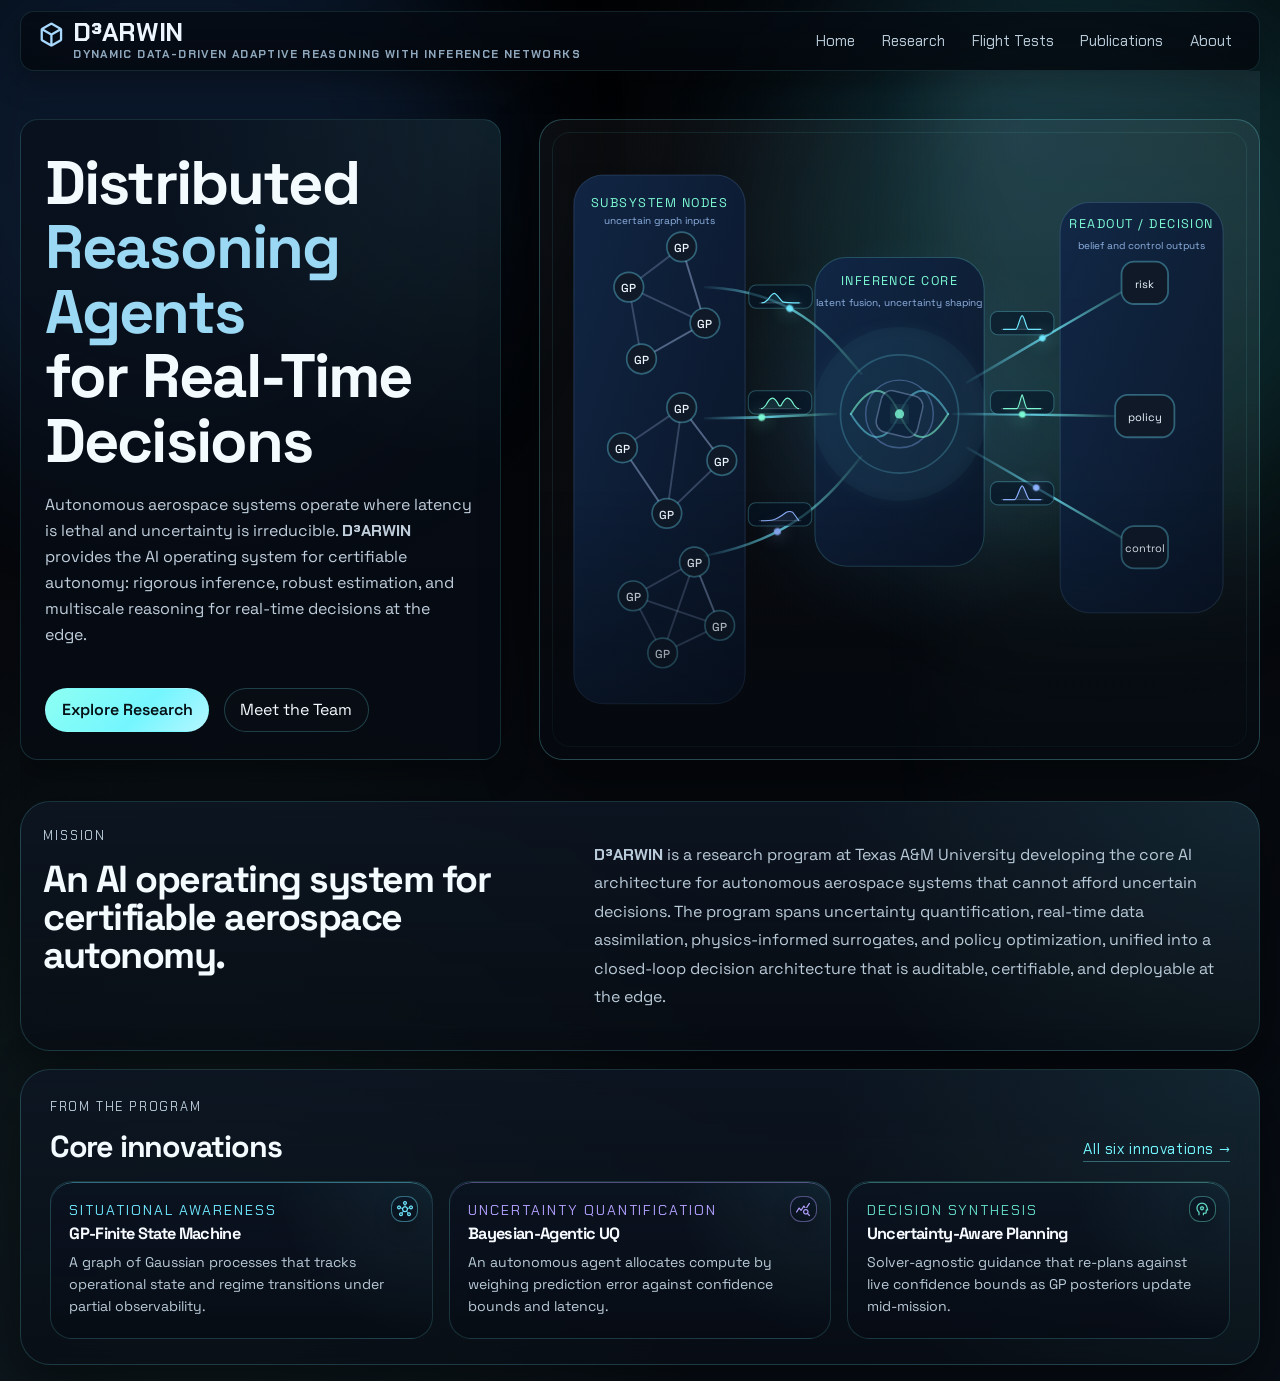
<file: index.html>
<!doctype html>
<html lang="en">
  <head>
    <meta charset="UTF-8" />
    <meta name="viewport" content="width=device-width, initial-scale=1.0" />
    <meta name="theme-color" content="#030507" />
    <link rel="icon" href="data:image/svg+xml,%3Csvg%20xmlns%3D%27http%3A%2F%2Fwww.w3.org%2F2000%2Fsvg%27%20viewBox%3D%270%200%2032%2032%27%3E%3Crect%20width%3D%2732%27%20height%3D%2732%27%20rx%3D%276%27%20fill%3D%27%23061226%27%2F%3E%3Ctext%20x%3D%2716%27%20y%3D%2723%27%20font-size%3D%2720%27%20text-anchor%3D%27middle%27%20fill%3D%27%236fe8ff%27%20font-family%3D%27sans-serif%27%20font-weight%3D%27700%27%3ED%3C%2Ftext%3E%3C%2Fsvg%3E" />
    <title>D³ARWIN</title>
    <meta
      name="description"
      content="D³ARWIN: Dynamic Data-Driven Adaptive Reasoning With Inference Networks. A distributed multiscale decision engine for real-time edge intelligence under uncertainty."
    />
    <link rel="canonical" href="https://d3arwin.github.io/" />
    <meta property="og:type" content="website" />
    <meta property="og:site_name" content="D³ARWIN" />
    <meta property="og:url" content="https://d3arwin.github.io/" />
    <meta property="og:title" content="D³ARWIN — Distributed Reasoning Agents for Real-Time Decisions" />
    <meta property="og:description" content="An AI operating system for certifiable aerospace autonomy: rigorous inference, robust estimation, and multiscale reasoning for real-time decisions at the edge." />
    <meta property="og:image" content="https://d3arwin.github.io/assets/images/og-preview.png" />
    <meta property="og:image:width" content="1200" />
    <meta property="og:image:height" content="630" />
    <meta property="og:image:alt" content="D³ARWIN — Dynamic Data-Driven Adaptive Reasoning With Inference Networks" />
    <meta name="twitter:card" content="summary_large_image" />
    <meta name="twitter:title" content="D³ARWIN — Distributed Reasoning Agents for Real-Time Decisions" />
    <meta name="twitter:description" content="An AI operating system for certifiable aerospace autonomy, developed at Texas A&amp;M University." />
    <meta name="twitter:image" content="https://d3arwin.github.io/assets/images/og-preview.png" />
    <link rel="preconnect" href="https://fonts.googleapis.com" />
    <link rel="preconnect" href="https://fonts.gstatic.com" crossorigin />
    <link rel="dns-prefetch" href="https://fonts.googleapis.com" />
    <link rel="dns-prefetch" href="https://fonts.gstatic.com" />
    <link
      href="https://fonts.googleapis.com/css2?family=Chakra+Petch:wght@400;500;600;700&family=Space+Grotesk:wght@400;500;700&display=swap"
      rel="stylesheet" media="print" onload="this.media='all'"
    />
    <noscript><link
      href="https://fonts.googleapis.com/css2?family=Chakra+Petch:wght@400;500;600;700&family=Space+Grotesk:wght@400;500;700&display=swap"
      rel="stylesheet"
    /></noscript>
    <link
      href="https://fonts.googleapis.com/css2?family=Material+Symbols+Rounded:opsz,wght,FILL,GRAD@20..48,300..700,0..1,-50..200&display=block"
      rel="stylesheet"
    />
    <link rel="stylesheet" href="styles.css?v=22" />
  </head>
  <body>
    <div class="aurora aurora-left"></div>
    <div class="aurora aurora-right"></div>
    <div class="grain"></div>
    <nav class="top-nav" aria-label="Primary">
      <a class="nav-brand" href="index.html">
        <span class="material-symbols-rounded nav-brand-icon">deployed_code</span>
        <span class="nav-brand-copy">
          <span class="nav-brand-title">D³ARWIN</span>
          <span class="nav-brand-subtitle">DYNAMIC DATA-DRIVEN ADAPTIVE REASONING WITH INFERENCE NETWORKS</span>
        </span>
      </a>
      <div class="nav-menu">
        <a class="nav-link" href="index.html">Home</a>
        <a class="nav-link" href="research.html">Research</a>
        <a class="nav-link" href="flight-tests.html">Flight Tests</a>
        <a class="nav-link" href="publications.html">Publications</a>
        <a class="nav-link" href="about.html">About</a>
      </div>
    </nav>
    <header class="hero">
      <div class="hero-copy">
        <h1>
          Distributed <span class="headline-accent">Reasoning Agents</span><br />
          for Real-Time Decisions
        </h1>
        <p class="lede">
          Autonomous aerospace systems operate where latency is lethal and uncertainty is irreducible.
          <span class="darwin-brand">D³ARWIN</span> provides the AI operating system for certifiable autonomy:
          rigorous inference, robust estimation, and multiscale reasoning for
          real-time decisions at the edge.
        </p>
        <div class="cta-row">
          <a class="button primary" href="research.html">Explore Research</a>
          <a class="button" href="about.html">Meet the Team</a>
        </div>
      </div>
      <div class="hero-visual" aria-hidden="true">
        <div class="mesh-frame">
          <svg class="hero-diagram" viewBox="40 120 680 560" role="img" aria-label="Graph neural network architecture with uncertainty distributions on graph edges">
            <defs>
              <filter id="softGlow" x="-50%" y="-50%" width="200%" height="200%">
                <feGaussianBlur stdDeviation="8" result="blur" />
                <feMerge>
                  <feMergeNode in="blur" />
                  <feMergeNode in="SourceGraphic" />
                </feMerge>
              </filter>
              <linearGradient id="panelGlow" x1="0" x2="1" y1="0" y2="1">
                <stop offset="0%" stop-color="rgba(17, 39, 71, 0.95)" />
                <stop offset="100%" stop-color="rgba(10, 21, 40, 0.92)" />
              </linearGradient>
              <linearGradient id="edgeGlow" x1="0" x2="1" y1="0" y2="0">
                <stop offset="0%" stop-color="#6fe8ff" stop-opacity="0.06" />
                <stop offset="50%" stop-color="#6fe8ff" stop-opacity="0.8" />
                <stop offset="100%" stop-color="#7cf8d3" stop-opacity="0.08" />
              </linearGradient>
              <path id="msg1" d="M196 256 C280 260, 312 300, 344 338" />
              <path id="msg2" d="M196 380 C270 380, 302 376, 320 376" />
              <path id="msg3" d="M196 510 C280 494, 314 454, 344 416" />
              <path id="readout1" d="M444 346 C492 318, 542 288, 602 254" />
              <path id="readout2" d="M431 376 C494 376, 540 377, 584 378" />
              <path id="readout3" d="M444 408 C492 436, 542 464, 602 500" />
              <path id="figure8" d="M334 376 C350 350, 366 344, 380 376 C394 408, 410 402, 426 376 C410 350, 394 344, 380 376 C366 408, 350 402, 334 376 Z" />
            </defs>

            <rect x="0" y="0" width="760" height="760" fill="transparent" />
            <rect x="72" y="150" width="162" height="500" rx="28" fill="url(#panelGlow)" stroke="rgba(125, 176, 255, 0.18)" />
            <rect x="300" y="228" width="160" height="292" rx="30" fill="url(#panelGlow)" stroke="rgba(111, 232, 255, 0.22)" />
            <rect x="532" y="176" width="154" height="388" rx="28" fill="url(#panelGlow)" stroke="rgba(125, 176, 255, 0.18)" />

            <g fill="#7cf8d3" font-family="Space Grotesk, sans-serif" font-size="12" letter-spacing="1.4">
              <text x="153" y="180" text-anchor="middle">SUBSYSTEM NODES</text>
              <text x="380" y="254" text-anchor="middle">INFERENCE CORE</text>
              <text x="609" y="200" text-anchor="middle">READOUT / DECISION</text>
            </g>

            <g fill="#8fb2e3" font-family="Space Grotesk, sans-serif" font-size="9.5">
              <text x="153" y="196" text-anchor="middle">uncertain graph inputs</text>
              <text x="380" y="274" text-anchor="middle">latent fusion, uncertainty shaping</text>
              <text x="609" y="220" text-anchor="middle">belief and control outputs</text>
            </g>

            <g fill="none" stroke="rgba(145, 168, 210, 0.3)" stroke-width="1.8" stroke-linecap="round">
              <path d="M124 256 L174 218 L196 290 L136 324 L124 256" />
              <path d="M174 218 L196 290" />
              <path d="M124 256 L196 290" />
              <path d="M136 324 L196 290" />

              <path d="M118 408 L174 370 L212 420 L160 470 L118 408" />
              <path d="M174 370 L212 420" />
              <path d="M174 370 L160 470" />
              <path d="M118 408 L160 470" />

              <path d="M128 548 L186 516 L210 576 L156 602 L128 548" />
              <path d="M186 516 L210 576" />
              <path d="M128 548 L210 576" />
              <path d="M156 602 L186 516" />
            </g>

            <g fill="#0f1928" stroke="rgba(111, 232, 255, 0.35)" stroke-width="1.6">
              <circle cx="124" cy="256" r="14" />
              <circle cx="174" cy="218" r="14" />
              <circle cx="196" cy="290" r="14" />
              <circle cx="136" cy="324" r="14" />

              <circle cx="118" cy="408" r="14" />
              <circle cx="174" cy="370" r="14" />
              <circle cx="212" cy="420" r="14" />
              <circle cx="160" cy="470" r="14" />

              <circle cx="128" cy="548" r="14" />
              <circle cx="186" cy="516" r="14" />
              <circle cx="210" cy="576" r="14" />
              <circle cx="156" cy="602" r="14" />
            </g>

            <g fill="#eef5ff" font-family="Space Grotesk, sans-serif" font-size="11" font-weight="500">
              <text x="124" y="261" text-anchor="middle">GP</text>
              <text x="174" y="223" text-anchor="middle">GP</text>
              <text x="196" y="295" text-anchor="middle">GP</text>
              <text x="136" y="329" text-anchor="middle">GP</text>
              <text x="118" y="413" text-anchor="middle">GP</text>
              <text x="174" y="375" text-anchor="middle">GP</text>
              <text x="212" y="425" text-anchor="middle">GP</text>
              <text x="160" y="475" text-anchor="middle">GP</text>
              <text x="128" y="553" text-anchor="middle">GP</text>
              <text x="186" y="521" text-anchor="middle">GP</text>
              <text x="210" y="581" text-anchor="middle">GP</text>
              <text x="156" y="607" text-anchor="middle">GP</text>
            </g>

            <g>
              <circle cx="380" cy="376" r="76" fill="rgba(111, 232, 255, 0.08)" filter="url(#softGlow)">
                <animate attributeName="r" values="78;84;78" dur="4.6s" repeatCount="indefinite" />
                <animate attributeName="opacity" values="0.34;0.56;0.34" dur="4.6s" repeatCount="indefinite" />
              </circle>
              <circle cx="380" cy="376" r="52" fill="none" stroke="rgba(111, 232, 255, 0.22)" stroke-width="1.6">
                <animate attributeName="r" values="50;56;50" dur="6.0s" repeatCount="indefinite" />
              </circle>
              <circle cx="380" cy="376" r="32" fill="none" stroke="rgba(142, 178, 255, 0.34)" stroke-width="1.4" />
              <path d="M334 376 C350 350, 366 344, 380 376 C394 408, 410 402, 426 376" fill="none" stroke="rgba(124, 248, 211, 0.58)" stroke-width="1.9" stroke-linecap="round" />
              <path d="M334 376 C350 402, 366 408, 380 376 C394 344, 410 350, 426 376" fill="none" stroke="rgba(111, 232, 255, 0.48)" stroke-width="1.9" stroke-linecap="round" />
              <rect x="360" y="356" width="40" height="40" rx="10" fill="rgba(12, 31, 56, 0.65)" stroke="rgba(145, 168, 210, 0.45)" stroke-width="1.4" transform="rotate(45 380 376)">
                <animateTransform attributeName="transform" type="rotate" values="45 380 376;405 380 376" dur="18s" repeatCount="indefinite" />
              </rect>
              <circle cx="380" cy="376" r="4.3" fill="#7cf8d3" filter="url(#softGlow)">
                <animate attributeName="r" values="3.5;5.5;3.5" dur="2.4s" repeatCount="indefinite" />
                <animate attributeName="opacity" values="0.7;1;0.7" dur="2.4s" repeatCount="indefinite" />
              </circle>
            </g>

            <g fill="none" stroke="url(#edgeGlow)" stroke-width="2.25" stroke-linecap="round">
              <path d="M196 256 C280 260, 312 300, 344 338" />
              <path d="M196 380 C270 380, 302 376, 320 376" />
              <path d="M196 510 C280 494, 314 454, 344 416" />
              <path d="M444 346 C492 318, 542 288, 602 254" />
              <path d="M431 376 C494 376, 540 377, 584 378" />
              <path d="M444 408 C492 436, 542 464, 602 500" />
            </g>



            <g>
              <g transform="translate(267.5 265)">
                <rect x="-30" y="-11" width="60" height="22" rx="7" fill="rgba(6, 20, 38, 0.62)" stroke="rgba(111, 232, 255, 0.28)" />
                <path d="M-20 6 H20" fill="none" stroke="rgba(184, 201, 232, 0.30)" stroke-width="0.8" />
                <path d="M-18 6 C-16 6, -14 5, -12 3 C-10 0, -8 -3, -6 -3 C-4 -3, -1 2, 2 5 C5 6, 10 6, 18 6" fill="rgba(111, 232, 255, 0.1)" stroke="#6fe8ff" stroke-width="1.1" />
              </g>
              <g transform="translate(267 365)">
                <rect x="-30" y="-11" width="60" height="22" rx="7" fill="rgba(6, 20, 38, 0.62)" stroke="rgba(111, 232, 255, 0.28)" />
                <path d="M-20 6 H20" fill="none" stroke="rgba(184, 201, 232, 0.30)" stroke-width="0.8" />
                <path d="M-18 6 C-17 6, -15 5, -13 2 C-11 -2, -9 -4, -7 -4 C-5 -4, -3 -1, -1 3 C0 4, 1 3, 1 3 C3 -1, 5 -4, 7 -4 C9 -4, 11 -2, 13 2 C15 5, 17 6, 18 6" fill="rgba(124, 248, 211, 0.1)" stroke="#7cf8d3" stroke-width="1.1" />
              </g>
              <g transform="translate(267 471)">
                <rect x="-30" y="-11" width="60" height="22" rx="7" fill="rgba(6, 20, 38, 0.62)" stroke="rgba(111, 232, 255, 0.28)" />
                <path d="M-20 6 H20" fill="none" stroke="rgba(184, 201, 232, 0.30)" stroke-width="0.8" />
                <path d="M-18 6 C-14 6, -10 6, -6 5 C-2 4, 2 1, 6 -2 C8 -3, 10 -3, 12 -2 C14 0, 16 4, 18 6" fill="rgba(142, 178, 255, 0.1)" stroke="#8eb2ff" stroke-width="1.1" />
              </g>
              <g transform="translate(496 290)">
                <rect x="-30" y="-11" width="60" height="22" rx="7" fill="rgba(6, 20, 38, 0.62)" stroke="rgba(111, 232, 255, 0.28)" />
                <path d="M-20 6 H20" fill="none" stroke="rgba(184, 201, 232, 0.30)" stroke-width="0.8" />
                <path d="M-18 6 L-6 6 C-4 6, -2 -7, 0 -7 C2 -7, 4 6, 6 6 L18 6" fill="rgba(111, 232, 255, 0.1)" stroke="#6fe8ff" stroke-width="1.1" />
              </g>
              <g transform="translate(496 365)">
                <rect x="-30" y="-11" width="60" height="22" rx="7" fill="rgba(6, 20, 38, 0.62)" stroke="rgba(111, 232, 255, 0.28)" />
                <path d="M-20 6 H20" fill="none" stroke="rgba(184, 201, 232, 0.30)" stroke-width="0.8" />
                <path d="M-18 6 L-5 6 C-3 6, -1 -7, 0 -7 C1 -7, 3 6, 5 6 L18 6" fill="rgba(124, 248, 211, 0.1)" stroke="#7cf8d3" stroke-width="1.1" />
              </g>
              <g transform="translate(496 451)">
                <rect x="-30" y="-11" width="60" height="22" rx="7" fill="rgba(6, 20, 38, 0.62)" stroke="rgba(111, 232, 255, 0.28)" />
                <path d="M-20 6 H20" fill="none" stroke="rgba(184, 201, 232, 0.30)" stroke-width="0.8" />
                <path d="M-18 6 L-7 6 C-5 6, -2 -7, 0 -7 C2 -7, 5 6, 7 6 L18 6" fill="rgba(142, 178, 255, 0.1)" stroke="#8eb2ff" stroke-width="1.1" />
              </g>
            </g>

            <g fill="#0f1928" stroke="rgba(111, 232, 255, 0.35)" stroke-width="1.7">
              <rect x="590" y="232" width="44" height="40" rx="12" />
              <rect x="584" y="358" width="56" height="40" rx="12" />
              <rect x="590" y="482" width="44" height="40" rx="12" />
            </g>

            <g fill="#eef5ff" font-family="Space Grotesk, sans-serif" font-size="10.5">
              <text x="612" y="257" text-anchor="middle">risk</text>
              <text x="612" y="383" text-anchor="middle">policy</text>
              <text x="612" y="507" text-anchor="middle">control</text>
            </g>

            <g fill="rgba(111, 232, 255, 0.96)" filter="url(#softGlow)">
              <circle r="3.3">
                <animateMotion dur="6.2s" repeatCount="indefinite" rotate="auto"><mpath href="#msg1" /></animateMotion>
              </circle>
              <circle r="3.3" fill="#7cf8d3">
                <animateMotion dur="6.8s" repeatCount="indefinite" rotate="auto"><mpath href="#msg2" /></animateMotion>
              </circle>
              <circle r="3.3" fill="#8eb2ff">
                <animateMotion dur="7.3s" repeatCount="indefinite" rotate="auto"><mpath href="#msg3" /></animateMotion>
              </circle>
              <circle r="3.1">
                <animateMotion dur="6.5s" repeatCount="indefinite" rotate="auto"><mpath href="#readout1" /></animateMotion>
              </circle>
              <circle r="3.1" fill="#7cf8d3">
                <animateMotion dur="6.9s" repeatCount="indefinite" rotate="auto"><mpath href="#readout2" /></animateMotion>
              </circle>
              <circle r="3.1" fill="#8eb2ff">
                <animateMotion dur="7.1s" repeatCount="indefinite" rotate="auto"><mpath href="#readout3" /></animateMotion>
              </circle>
            </g>
          </svg>
        </div>
      </div>
    </header>

    <main>
      <section class="panel mission" id="mission">
        <div>
          <p class="section-kicker">Mission</p>
          <h2>An AI operating system for certifiable aerospace autonomy.</h2>
        </div>
        <p>
          <span class="darwin-brand">D³ARWIN</span> is a research program at Texas A&amp;M University developing 
          the core AI architecture for autonomous aerospace systems that cannot afford uncertain decisions. 
          The program spans uncertainty quantification, real-time data assimilation, physics-informed surrogates, 
          and policy optimization, unified into a closed-loop decision architecture that is auditable, certifiable, 
          and deployable at the edge.
        </p>
      </section>

      <section class="panel research-preview">
        <div class="research-preview-header">
          <div>
            <p class="section-kicker">From the program</p>
            <h2>Core innovations</h2>
          </div>
          <a class="research-preview-all" href="research.html">All six innovations <span aria-hidden="true">→</span></a>
        </div>
        <div class="preview-grid">
          <a class="preview-card preview-card--cyan" href="research.html">
            <span class="material-symbols-rounded panel-symbol" aria-hidden="true">hub</span>
            <p class="section-kicker">Situational Awareness</p>
            <h3>GP-Finite State Machine</h3>
            <p>A graph of Gaussian processes that tracks operational state and regime transitions under partial observability.</p>
          </a>
          <a class="preview-card preview-card--lavender" href="research.html">
            <span class="material-symbols-rounded panel-symbol" aria-hidden="true">query_stats</span>
            <p class="section-kicker">Uncertainty Quantification</p>
            <h3>Bayesian-Agentic UQ</h3>
            <p>An autonomous agent allocates compute by weighing prediction error against confidence bounds and latency.</p>
          </a>
          <a class="preview-card preview-card--teal" href="research.html">
            <span class="material-symbols-rounded panel-symbol" aria-hidden="true">psychology</span>
            <p class="section-kicker">Decision Synthesis</p>
            <h3>Uncertainty-Aware Planning</h3>
            <p>Solver-agnostic guidance that re-plans against live confidence bounds as GP posteriors update mid-mission.</p>
          </a>
        </div>
      </section>
    </main>

    <div data-include="assets/partials/footer.html"></div>
    <script src="assets/js/ui-effects.js?v=2"></script>
  </body>
</html>
</file>
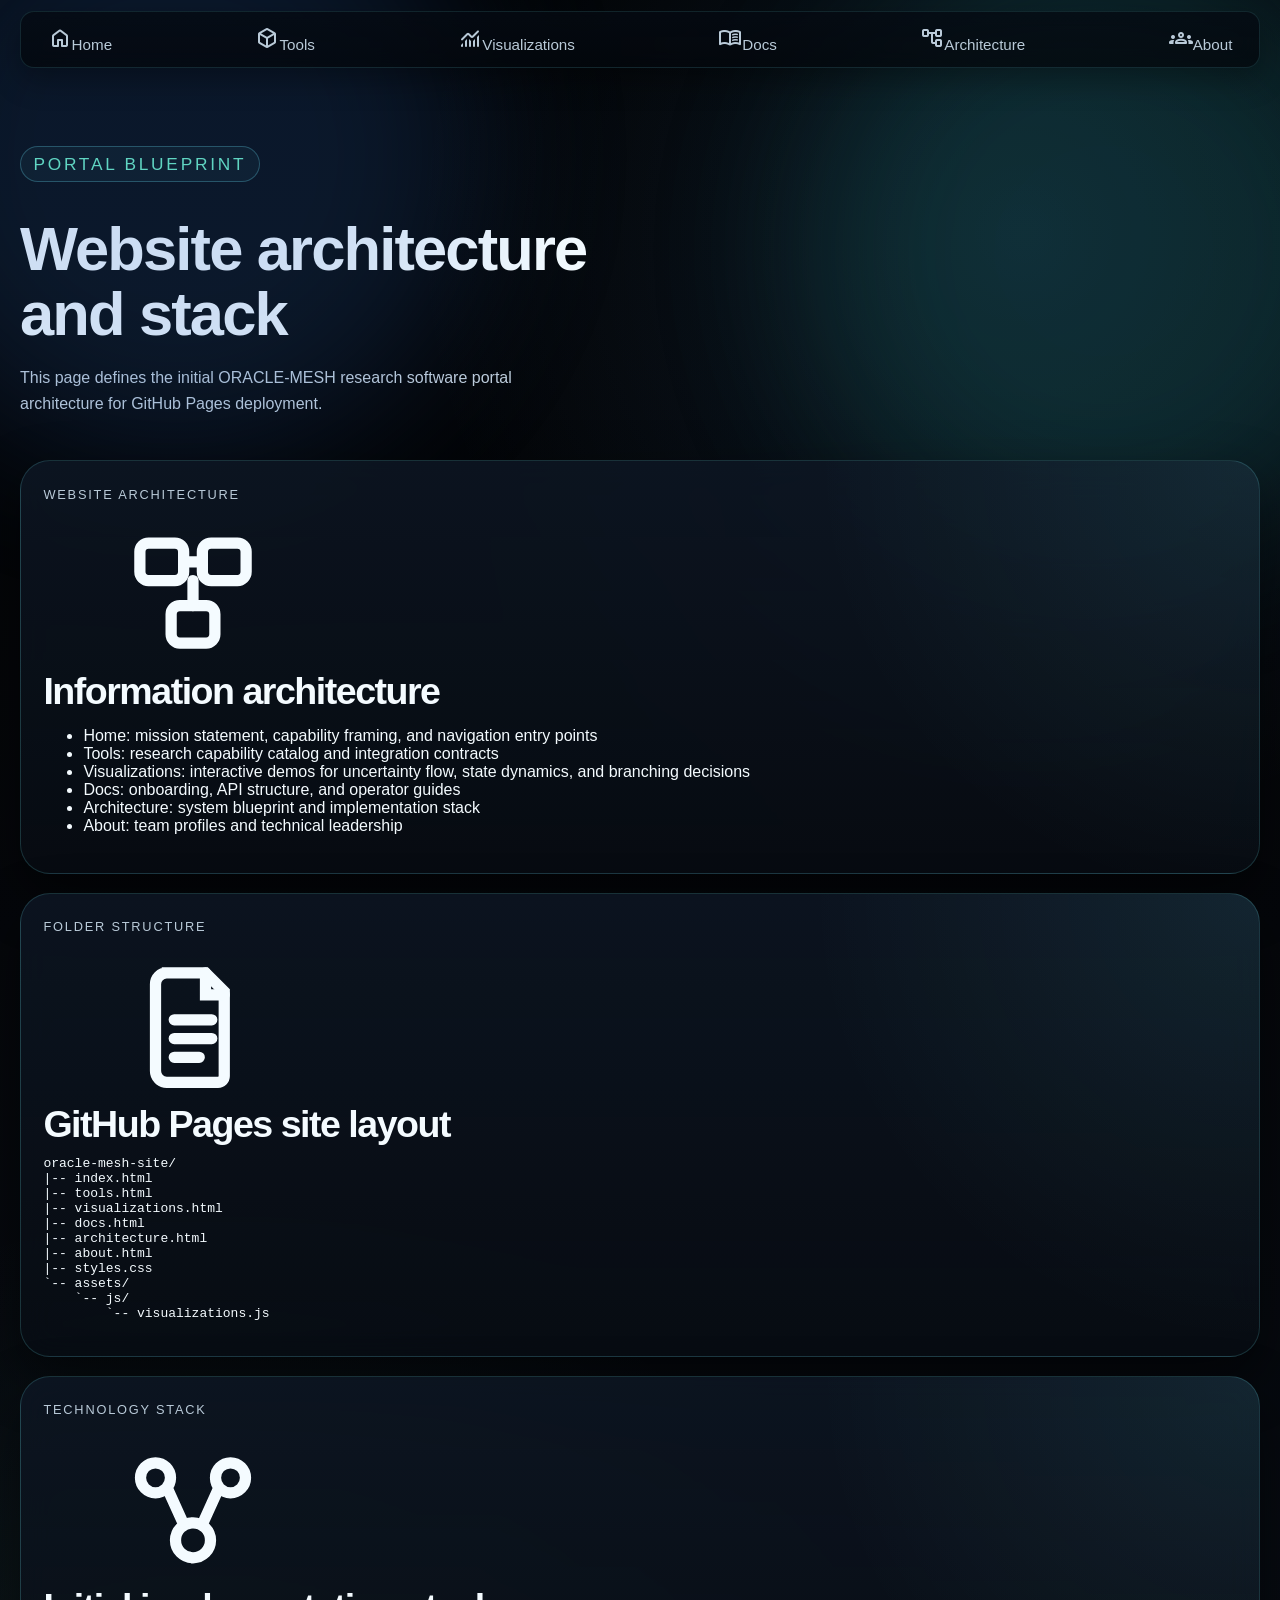
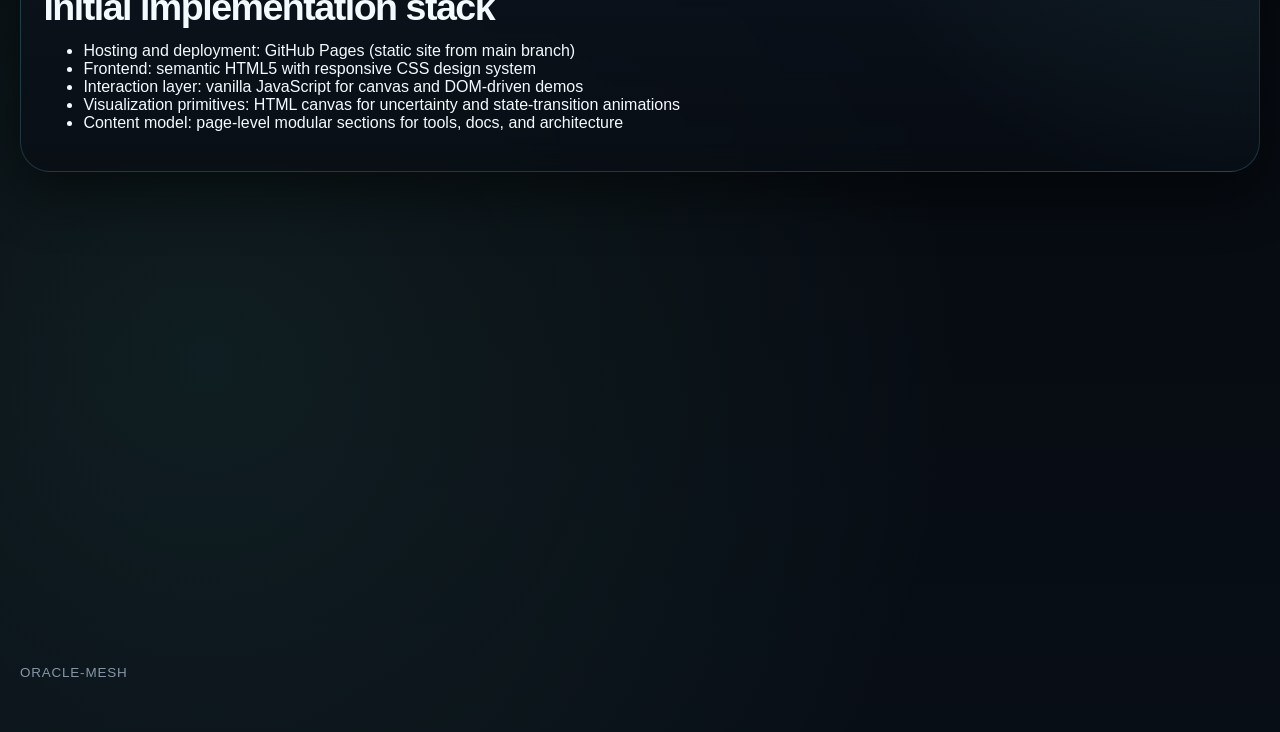
<file: architecture.html>
<!doctype html>
<html lang="en">
  <head>
    <meta charset="UTF-8" />
    <meta name="viewport" content="width=device-width, initial-scale=1.0" />
    <title>Architecture | ORACLE-MESH</title>
    <meta
      name="description"
      content="Website architecture, folder structure, technology stack, and initial page map for the ORACLE-MESH research software portal."
    />
    <link rel="preconnect" href="https://fonts.googleapis.com" />
    <link rel="preconnect" href="https://fonts.gstatic.com" crossorigin />
    <link
      href="https://fonts.googleapis.com/css2?family=IBM+Plex+Mono:wght@400;500&family=Sora:wght@400;500;600;700;800&display=swap"
      rel="stylesheet"
    />
    <link
      href="https://fonts.googleapis.com/css2?family=Material+Symbols+Rounded:opsz,wght,FILL,GRAD@20..48,300..700,0..1,-50..200"
      rel="stylesheet"
    />
    <link rel="stylesheet" href="styles.css" />
  </head>
  <body>
    <div class="aurora aurora-left"></div>
    <div class="aurora aurora-right"></div>
    <div class="grain"></div>

    <nav class="top-nav" aria-label="Primary">
      <a class="nav-link" href="index.html"><span class="material-symbols-rounded nav-icon">home</span>Home</a>
      <a class="nav-link" href="tools.html"><span class="material-symbols-rounded nav-icon">deployed_code</span>Tools</a>
      <a class="nav-link" href="visualizations.html"><span class="material-symbols-rounded nav-icon">monitoring</span>Visualizations</a>
      <a class="nav-link" href="docs.html"><span class="material-symbols-rounded nav-icon">menu_book</span>Docs</a>
      <a class="nav-link active" href="architecture.html"><span class="material-symbols-rounded nav-icon">account_tree</span>Architecture</a>
      <a class="nav-link" href="about.html"><span class="material-symbols-rounded nav-icon">groups</span>About</a>
    </nav>

    <header class="page-hero">
      <p class="badge">Portal Blueprint</p>
      <h1>Website architecture and stack</h1>
      <p class="lede">
        This page defines the initial ORACLE-MESH research software portal architecture
        for GitHub Pages deployment.
      </p>
    </header>

    <main>
      <section class="panel">
        <p class="section-kicker">Website architecture</p>
        <svg class="micro-icon" aria-hidden="true" focusable="false"><use href="assets/icons.svg#icon-arch"></use></svg>
        <h2>Information architecture</h2>
        <ul class="doc-list">
          <li>Home: mission statement, capability framing, and navigation entry points</li>
          <li>Tools: research capability catalog and integration contracts</li>
          <li>Visualizations: interactive demos for uncertainty flow, state dynamics, and branching decisions</li>
          <li>Docs: onboarding, API structure, and operator guides</li>
          <li>Architecture: system blueprint and implementation stack</li>
          <li>About: team profiles and technical leadership</li>
        </ul>
      </section>

      <section class="panel">
        <p class="section-kicker">Folder structure</p>
        <svg class="micro-icon" aria-hidden="true" focusable="false"><use href="assets/icons.svg#icon-docs"></use></svg>
        <h2>GitHub Pages site layout</h2>
        <pre class="code-block">oracle-mesh-site/
|-- index.html
|-- tools.html
|-- visualizations.html
|-- docs.html
|-- architecture.html
|-- about.html
|-- styles.css
`-- assets/
    `-- js/
        `-- visualizations.js</pre>
      </section>

      <section class="panel">
        <p class="section-kicker">Technology stack</p>
        <svg class="micro-icon" aria-hidden="true" focusable="false"><use href="assets/icons.svg#icon-network"></use></svg>
        <h2>Initial implementation stack</h2>
        <ul class="doc-list">
          <li>Hosting and deployment: GitHub Pages (static site from main branch)</li>
          <li>Frontend: semantic HTML5 with responsive CSS design system</li>
          <li>Interaction layer: vanilla JavaScript for canvas and DOM-driven demos</li>
          <li>Visualization primitives: HTML canvas for uncertainty and state-transition animations</li>
          <li>Content model: page-level modular sections for tools, docs, and architecture</li>
        </ul>
      </section>

      <section class="panel">
        <p class="section-kicker">Initial pages</p>
        <svg class="micro-icon" aria-hidden="true" focusable="false"><use href="assets/icons.svg#icon-viz"></use></svg>
        <h2>Portal launch pages</h2>
        <ul class="doc-list">
          <li>Home page focused on mission-level positioning and portal navigation</li>
          <li>Tools page describing research software modules</li>
          <li>Visualizations page with interactive uncertainty demos</li>
          <li>Docs page with role-specific guidance structure</li>
          <li>Architecture page with implementation blueprint</li>
          <li>About page with leadership profiles</li>
        </ul>
      </section>
    </main>

    <footer>
      <p>ORACLE-MESH</p>
    </footer>
    <script src="assets/js/ui-effects.js"></script>
  </body>
</html>
</file>
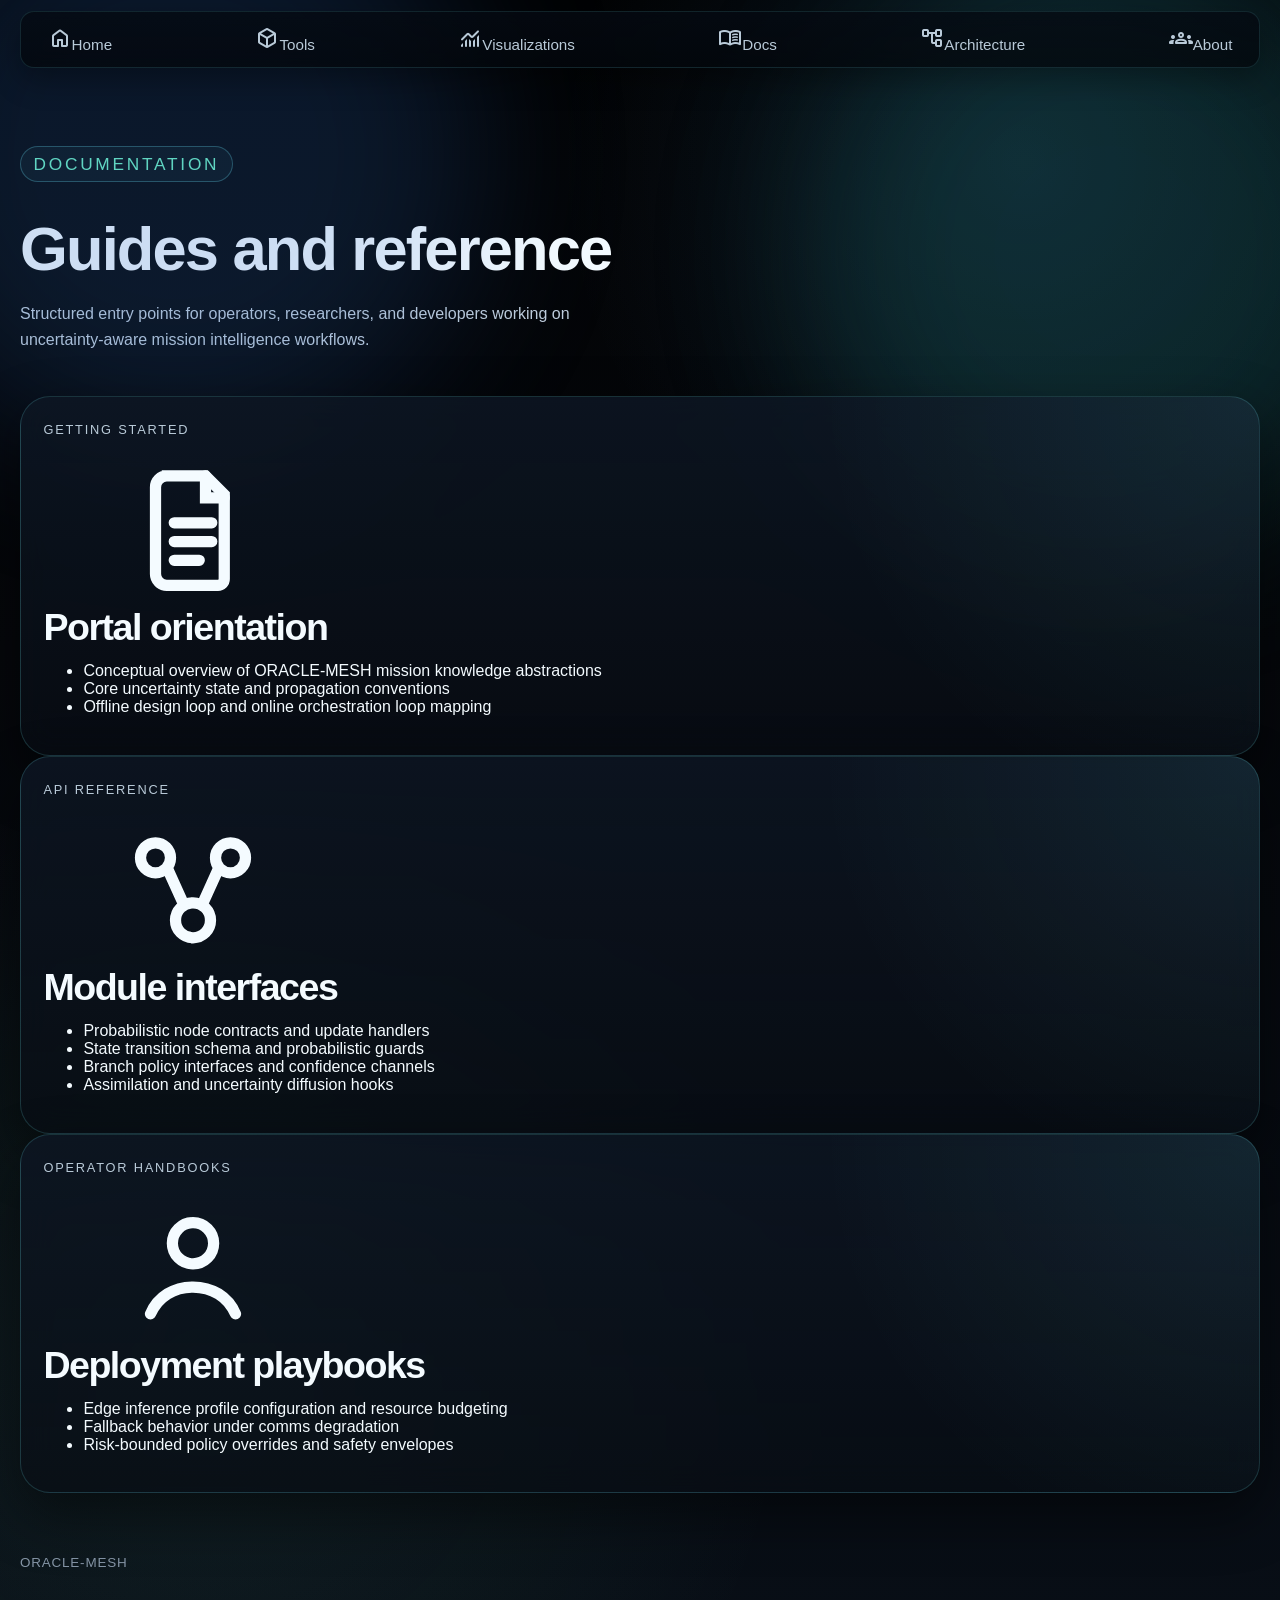
<file: docs.html>
<!doctype html>
<html lang="en">
  <head>
    <meta charset="UTF-8" />
    <meta name="viewport" content="width=device-width, initial-scale=1.0" />
    <title>Docs | ORACLE-MESH</title>
    <meta
      name="description"
      content="Documentation portal for ORACLE-MESH research software and mission intelligence workflows."
    />
    <link rel="preconnect" href="https://fonts.googleapis.com" />
    <link rel="preconnect" href="https://fonts.gstatic.com" crossorigin />
    <link
      href="https://fonts.googleapis.com/css2?family=IBM+Plex+Mono:wght@400;500&family=Sora:wght@400;500;600;700;800&display=swap"
      rel="stylesheet"
    />
    <link
      href="https://fonts.googleapis.com/css2?family=Material+Symbols+Rounded:opsz,wght,FILL,GRAD@20..48,300..700,0..1,-50..200"
      rel="stylesheet"
    />
    <link rel="stylesheet" href="styles.css" />
  </head>
  <body>
    <div class="aurora aurora-left"></div>
    <div class="aurora aurora-right"></div>
    <div class="grain"></div>

    <nav class="top-nav" aria-label="Primary">
      <a class="nav-link" href="index.html"><span class="material-symbols-rounded nav-icon">home</span>Home</a>
      <a class="nav-link" href="tools.html"><span class="material-symbols-rounded nav-icon">deployed_code</span>Tools</a>
      <a class="nav-link" href="visualizations.html"><span class="material-symbols-rounded nav-icon">monitoring</span>Visualizations</a>
      <a class="nav-link active" href="docs.html"><span class="material-symbols-rounded nav-icon">menu_book</span>Docs</a>
      <a class="nav-link" href="architecture.html"><span class="material-symbols-rounded nav-icon">account_tree</span>Architecture</a>
      <a class="nav-link" href="about.html"><span class="material-symbols-rounded nav-icon">groups</span>About</a>
    </nav>

    <header class="page-hero">
      <p class="badge">Documentation</p>
      <h1>Guides and reference</h1>
      <p class="lede">
        Structured entry points for operators, researchers, and developers working on
        uncertainty-aware mission intelligence workflows.
      </p>
    </header>

    <main>
      <section class="docs-layout">
        <article class="panel">
          <p class="section-kicker">Getting started</p>
          <svg class="micro-icon" aria-hidden="true" focusable="false"><use href="assets/icons.svg#icon-docs"></use></svg>
          <h2>Portal orientation</h2>
          <ul class="doc-list">
            <li>Conceptual overview of ORACLE-MESH mission knowledge abstractions</li>
            <li>Core uncertainty state and propagation conventions</li>
            <li>Offline design loop and online orchestration loop mapping</li>
          </ul>
        </article>

        <article class="panel">
          <p class="section-kicker">API reference</p>
          <svg class="micro-icon" aria-hidden="true" focusable="false"><use href="assets/icons.svg#icon-network"></use></svg>
          <h2>Module interfaces</h2>
          <ul class="doc-list">
            <li>Probabilistic node contracts and update handlers</li>
            <li>State transition schema and probabilistic guards</li>
            <li>Branch policy interfaces and confidence channels</li>
            <li>Assimilation and uncertainty diffusion hooks</li>
          </ul>
        </article>

        <article class="panel">
          <p class="section-kicker">Operator handbooks</p>
          <svg class="micro-icon" aria-hidden="true" focusable="false"><use href="assets/icons.svg#icon-user"></use></svg>
          <h2>Deployment playbooks</h2>
          <ul class="doc-list">
            <li>Edge inference profile configuration and resource budgeting</li>
            <li>Fallback behavior under comms degradation</li>
            <li>Risk-bounded policy overrides and safety envelopes</li>
          </ul>
        </article>
      </section>
    </main>

    <footer>
      <p>ORACLE-MESH</p>
    </footer>
    <script src="assets/js/ui-effects.js"></script>
  </body>
</html>
</file>
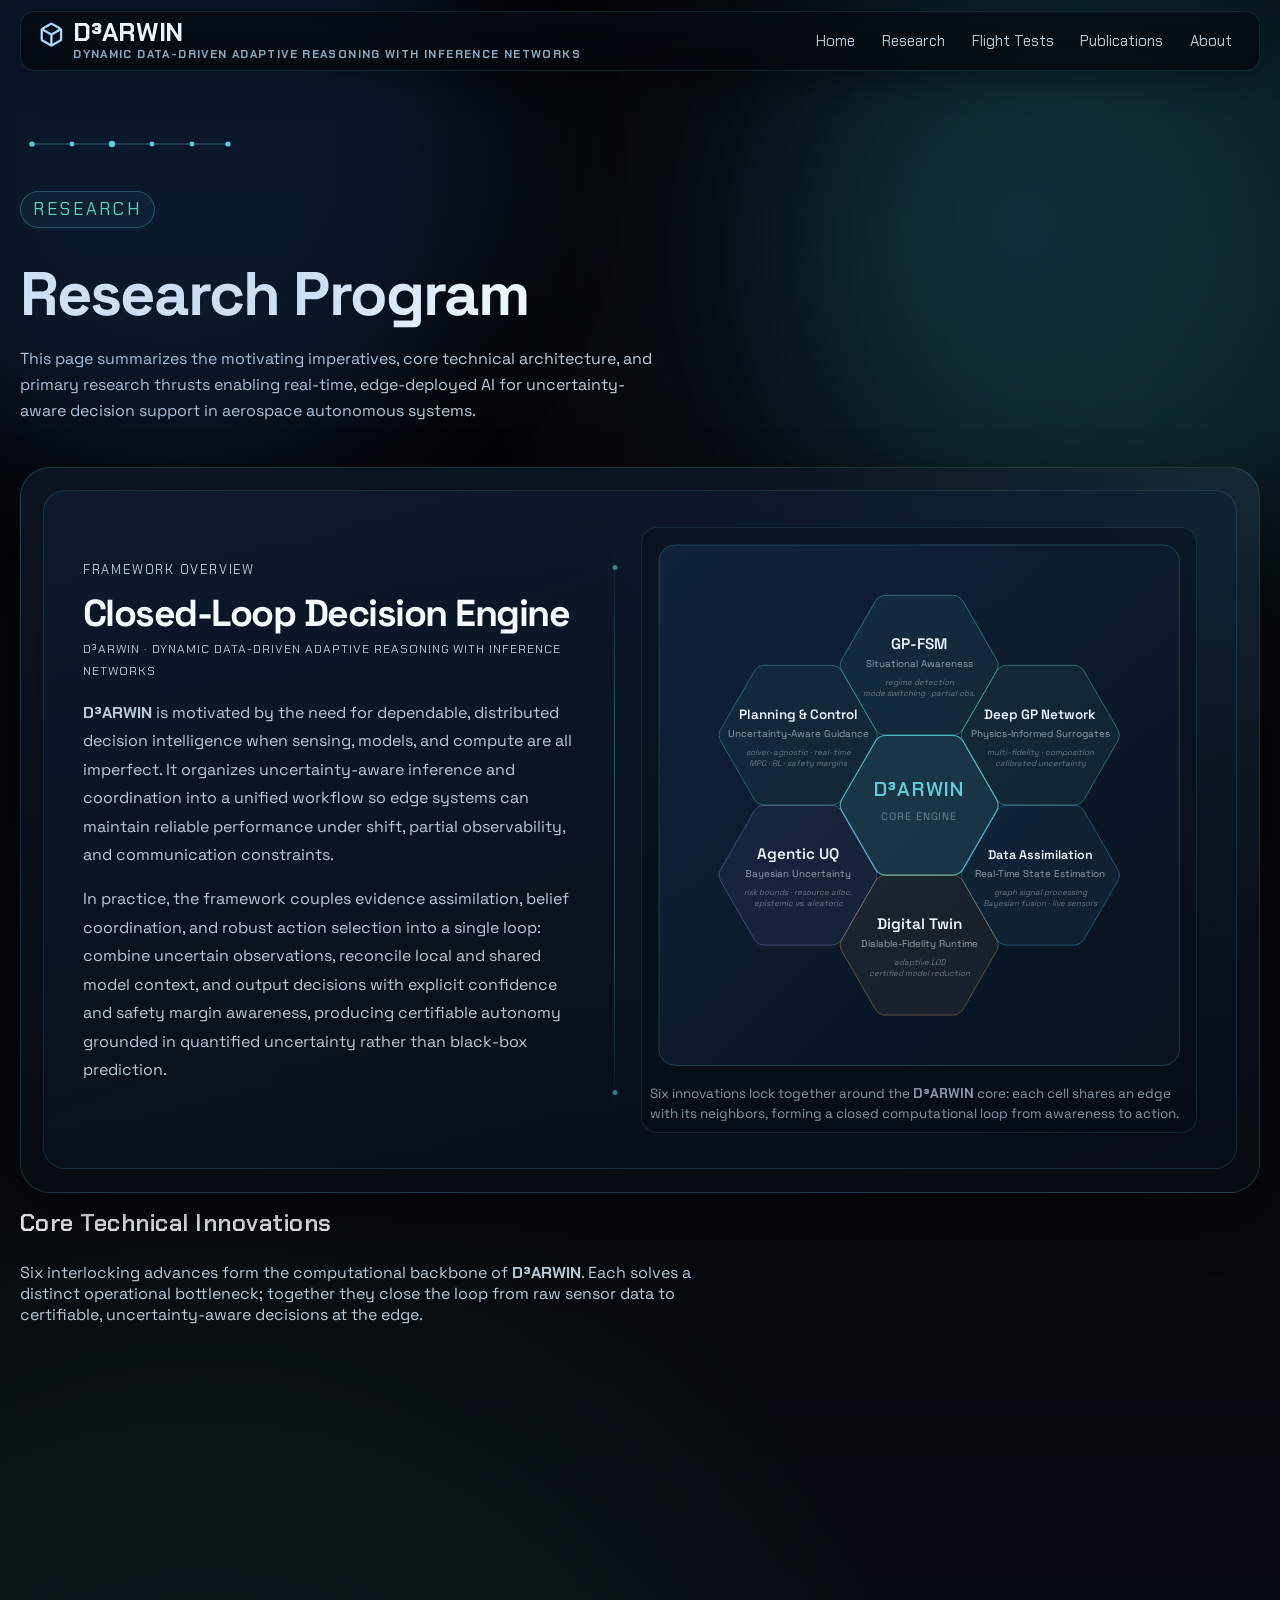
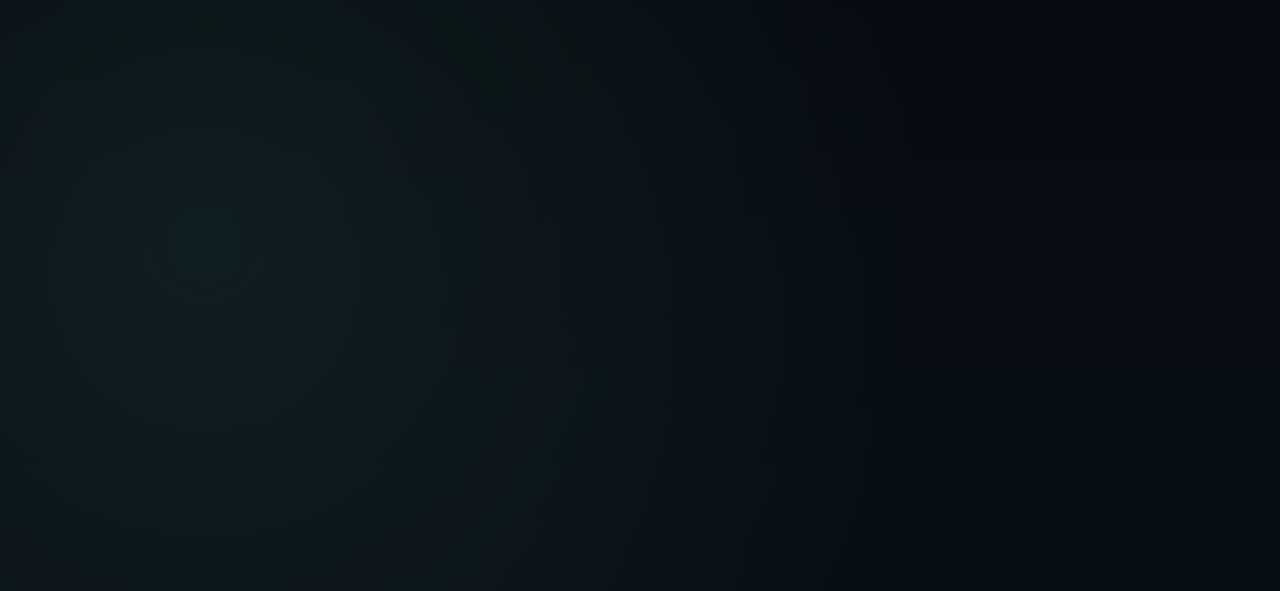
<file: research.html>
<!doctype html>
<html lang="en">
  <head>
    <meta charset="UTF-8" />
    <meta name="viewport" content="width=device-width, initial-scale=1.0" />
    <meta name="theme-color" content="#030507" />
    <link rel="icon" href="data:image/svg+xml,%3Csvg%20xmlns%3D%27http%3A%2F%2Fwww.w3.org%2F2000%2Fsvg%27%20viewBox%3D%270%200%2032%2032%27%3E%3Crect%20width%3D%2732%27%20height%3D%2732%27%20rx%3D%276%27%20fill%3D%27%23061226%27%2F%3E%3Ctext%20x%3D%2716%27%20y%3D%2723%27%20font-size%3D%2720%27%20text-anchor%3D%27middle%27%20fill%3D%27%236fe8ff%27%20font-family%3D%27sans-serif%27%20font-weight%3D%27700%27%3ED%3C%2Ftext%3E%3C%2Fsvg%3E" />
    <title>Research | D³ARWIN</title>
    <meta
      name="description"
      content="D³ARWIN research: multiscale inference, cooperative reasoning agents, real-time edge decision-making under uncertainty."
    />
    <link rel="canonical" href="https://d3arwin.github.io/research.html" />
    <meta property="og:type" content="website" />
    <meta property="og:site_name" content="D³ARWIN" />
    <meta property="og:url" content="https://d3arwin.github.io/research.html" />
    <meta property="og:title" content="Research | D³ARWIN" />
    <meta property="og:description" content="Technical architecture, core innovations, and operational thrusts: uncertainty-aware inference and decision-making for aerospace autonomy." />
    <meta property="og:image" content="https://d3arwin.github.io/assets/images/og-preview.png" />
    <meta property="og:image:width" content="1200" />
    <meta property="og:image:height" content="630" />
    <meta property="og:image:alt" content="D³ARWIN — Dynamic Data-Driven Adaptive Reasoning With Inference Networks" />
    <meta name="twitter:card" content="summary_large_image" />
    <meta name="twitter:title" content="Research | D³ARWIN" />
    <meta name="twitter:description" content="Technical architecture and core innovations of the D³ARWIN program at Texas A&amp;M University." />
    <meta name="twitter:image" content="https://d3arwin.github.io/assets/images/og-preview.png" />
    <link rel="preconnect" href="https://fonts.googleapis.com" />
    <link rel="preconnect" href="https://fonts.gstatic.com" crossorigin />
    <link rel="dns-prefetch" href="https://fonts.googleapis.com" />
    <link rel="dns-prefetch" href="https://fonts.gstatic.com" />
    <link
      href="https://fonts.googleapis.com/css2?family=Chakra+Petch:wght@400;500;600;700&family=Space+Grotesk:wght@400;500;700&display=swap"
      rel="stylesheet" media="print" onload="this.media='all'"
    />
    <noscript><link
      href="https://fonts.googleapis.com/css2?family=Chakra+Petch:wght@400;500;600;700&family=Space+Grotesk:wght@400;500;700&display=swap"
      rel="stylesheet"
    /></noscript>
    <link
      href="https://fonts.googleapis.com/css2?family=Material+Symbols+Rounded:opsz,wght,FILL,GRAD@20..48,300..700,0..1,-50..200&display=block"
      rel="stylesheet"
    />
    <link rel="stylesheet" href="styles.css?v=22" />
  </head>
  <body>
    <div class="aurora aurora-left"></div>
    <div class="aurora aurora-right"></div>
    <div class="grain"></div>

    <nav class="top-nav" aria-label="Primary">
      <a class="nav-brand" href="index.html">
        <span class="material-symbols-rounded nav-brand-icon">deployed_code</span>
        <span class="nav-brand-copy">
          <span class="nav-brand-title">D³ARWIN</span>
          <span class="nav-brand-subtitle">DYNAMIC DATA-DRIVEN ADAPTIVE REASONING WITH INFERENCE NETWORKS</span>
        </span>
      </a>
      <div class="nav-menu">
        <a class="nav-link" href="index.html">Home</a>
        <a class="nav-link" href="research.html">Research</a>
        <a class="nav-link" href="flight-tests.html">Flight Tests</a>
        <a class="nav-link" href="publications.html">Publications</a>
        <a class="nav-link" href="about.html">About</a>
      </div>
    </nav>

    <header class="page-hero">
      <svg class="page-hero-mark" viewBox="0 0 220 24" aria-hidden="true" focusable="false">
        <g stroke="rgba(116, 246, 255, 0.38)" stroke-width="1" fill="none" stroke-linecap="round">
          <path d="M12 12 L52 12" />
          <path d="M52 12 L92 12" />
          <path d="M92 12 L132 12" />
          <path d="M132 12 L172 12" />
          <path d="M172 12 L208 12" />
        </g>
        <g fill="rgba(116, 246, 255, 0.9)">
          <circle cx="12" cy="12" r="2.6" />
          <circle cx="52" cy="12" r="2.4" />
          <circle cx="92" cy="12" r="3.2" />
          <circle cx="132" cy="12" r="2.4" />
          <circle cx="172" cy="12" r="2.4" />
          <circle cx="208" cy="12" r="2.6" />
        </g>
      </svg>
      <p class="badge">Research</p>
      <h1>Research Program</h1>
      <p class="lede">
        This page summarizes the motivating imperatives, core technical architecture, 
        and primary research thrusts enabling real-time, edge-deployed AI for uncertainty-aware 
        decision support in aerospace autonomous systems.
      </p>
    </header>

    <main>
      <section class="panel research-product">
        <div class="product-layout">
          <div>
            <p class="section-kicker">Framework Overview</p>
            <h2>Closed-Loop Decision Engine</h2>
            <p class="product-expansion">D³ARWIN · Dynamic Data-Driven Adaptive Reasoning With Inference Networks</p>
            <p>
              <span class="darwin-brand">D³ARWIN</span> is motivated by the need for dependable, distributed
              decision intelligence when sensing, models, and compute are all imperfect.
              It organizes uncertainty-aware inference and coordination into a unified
              workflow so edge systems can maintain reliable performance under shift,
              partial observability, and communication constraints.
            </p>
            <p>
              In practice, the framework couples evidence assimilation,
              belief coordination, and robust action selection into a single loop:
              combine uncertain observations, reconcile local and shared model context,
              and output decisions with explicit confidence and safety margin awareness,
              producing certifiable autonomy grounded in quantified uncertainty rather than
              black-box prediction.
            </p>
          </div>
          <div class="product-connector" aria-hidden="true"></div>
          <figure class="product-figure" aria-label="D³ARWIN honeycomb of innovations">
            <svg viewBox="0 0 600 600" role="img" aria-label="Seven hexagonal cells in a honeycomb: six innovations surrounding the D³ARWIN core">
              <defs>
                <linearGradient id="darwinPanel" x1="0" x2="1" y1="0" y2="1">
                  <stop offset="0%" stop-color="rgba(15, 36, 60, 0.92)" />
                  <stop offset="100%" stop-color="rgba(9, 17, 30, 0.92)" />
                </linearGradient>
              </defs>

              <!-- outer panel -->
              <rect x="10" y="10" width="580" height="580" rx="18" fill="url(#darwinPanel)" stroke="rgba(116, 246, 255, 0.22)" stroke-width="1" />

              <!-- ===== rounded flat-top hexagons, s=90, d=156 ===== -->

              <!-- CENTER: D³ARWIN core (300, 300) — bright cyan -->
              <g transform="translate(300,300)">
                <path d="M86,-6.9 L49,-71 Q45,-77.9 37,-77.9 L-37,-77.9 Q-45,-77.9 -49,-71 L-86,-6.9 Q-90,0 -86,6.9 L-49,71 Q-45,77.9 -37,77.9 L37,77.9 Q45,77.9 49,71 L86,6.9 Q90,0 86,-6.9 Z"
                      fill="rgba(116, 246, 255, 0.12)" stroke="rgba(116, 246, 255, 0.6)" stroke-width="1.4" />
                <text y="-10" text-anchor="middle" fill="rgba(116, 246, 255, 0.8)" font-family="Chakra Petch, sans-serif" font-size="22" font-weight="600" letter-spacing="0.06em">D³ARWIN</text>
                <text y="16" text-anchor="middle" fill="rgba(234,245,255,0.4)" font-family="Space Grotesk, sans-serif" font-size="12" letter-spacing="0.08em">CORE ENGINE</text>
              </g>

              <!-- CELL 1: top (300, 144) — GP-FSM — cyan -->
              <g transform="translate(300,144)">
                <path d="M86,-6.9 L49,-71 Q45,-77.9 37,-77.9 L-37,-77.9 Q-45,-77.9 -49,-71 L-86,-6.9 Q-90,0 -86,6.9 L-49,71 Q-45,77.9 -37,77.9 L37,77.9 Q45,77.9 49,71 L86,6.9 Q90,0 86,-6.9 Z"
                      fill="rgba(116, 246, 255, 0.06)" stroke="rgba(116, 246, 255, 0.38)" stroke-width="1" />
                <text y="-18" text-anchor="middle" fill="#eaf5ff" font-family="Space Grotesk, sans-serif" font-size="17" font-weight="600">GP-FSM</text>
                <text y="2" text-anchor="middle" fill="rgba(234,245,255,0.6)" font-family="Space Grotesk, sans-serif" font-size="11">Situational Awareness</text>
                <text y="22" text-anchor="middle" fill="rgba(234,245,255,0.4)" font-family="Space Grotesk, sans-serif" font-size="9" font-style="italic">regime detection</text>
                <text y="34" text-anchor="middle" fill="rgba(234,245,255,0.4)" font-family="Space Grotesk, sans-serif" font-size="9" font-style="italic">mode switching · partial obs.</text>
              </g>

              <!-- CELL 2: upper-right (435, 222) — Networked Deep GPs — mint green -->
              <g transform="translate(435,222)">
                <path d="M86,-6.9 L49,-71 Q45,-77.9 37,-77.9 L-37,-77.9 Q-45,-77.9 -49,-71 L-86,-6.9 Q-90,0 -86,6.9 L-49,71 Q-45,77.9 -37,77.9 L37,77.9 Q45,77.9 49,71 L86,6.9 Q90,0 86,-6.9 Z"
                      fill="rgba(124, 248, 211, 0.06)" stroke="rgba(124, 248, 211, 0.38)" stroke-width="1" />
                <text y="-18" text-anchor="middle" fill="#eaf5ff" font-family="Space Grotesk, sans-serif" font-size="15" font-weight="600">Deep GP Network</text>
                <text y="2" text-anchor="middle" fill="rgba(234,245,255,0.6)" font-family="Space Grotesk, sans-serif" font-size="11">Physics-Informed Surrogates</text>
                <text y="22" text-anchor="middle" fill="rgba(234,245,255,0.4)" font-family="Space Grotesk, sans-serif" font-size="9" font-style="italic">multi-fidelity · composition</text>
                <text y="34" text-anchor="middle" fill="rgba(234,245,255,0.4)" font-family="Space Grotesk, sans-serif" font-size="9" font-style="italic">calibrated uncertainty</text>
              </g>

              <!-- CELL 3: lower-right (435, 378) — Data Assimilation — sky blue -->
              <g transform="translate(435,378)">
                <path d="M86,-6.9 L49,-71 Q45,-77.9 37,-77.9 L-37,-77.9 Q-45,-77.9 -49,-71 L-86,-6.9 Q-90,0 -86,6.9 L-49,71 Q-45,77.9 -37,77.9 L37,77.9 Q45,77.9 49,71 L86,6.9 Q90,0 86,-6.9 Z"
                      fill="rgba(80, 200, 255, 0.06)" stroke="rgba(80, 200, 255, 0.38)" stroke-width="1" />
                <text y="-18" text-anchor="middle" fill="#eaf5ff" font-family="Space Grotesk, sans-serif" font-size="14" font-weight="600">Data Assimilation</text>
                <text y="2" text-anchor="middle" fill="rgba(234,245,255,0.6)" font-family="Space Grotesk, sans-serif" font-size="11">Real-Time State Estimation</text>
                <text y="22" text-anchor="middle" fill="rgba(234,245,255,0.4)" font-family="Space Grotesk, sans-serif" font-size="9" font-style="italic">graph signal processing</text>
                <text y="34" text-anchor="middle" fill="rgba(234,245,255,0.4)" font-family="Space Grotesk, sans-serif" font-size="9" font-style="italic">Bayesian fusion · live sensors</text>
              </g>

              <!-- CELL 4: bottom (300, 456) — Dialable Fidelity — warm amber -->
              <g transform="translate(300,456)">
                <path d="M86,-6.9 L49,-71 Q45,-77.9 37,-77.9 L-37,-77.9 Q-45,-77.9 -49,-71 L-86,-6.9 Q-90,0 -86,6.9 L-49,71 Q-45,77.9 -37,77.9 L37,77.9 Q45,77.9 49,71 L86,6.9 Q90,0 86,-6.9 Z"
                      fill="rgba(255, 200, 100, 0.06)" stroke="rgba(255, 200, 100, 0.35)" stroke-width="1" />
                <text y="-18" text-anchor="middle" fill="#eaf5ff" font-family="Space Grotesk, sans-serif" font-size="17" font-weight="600">Digital Twin</text>
                <text y="2" text-anchor="middle" fill="rgba(234,245,255,0.6)" font-family="Space Grotesk, sans-serif" font-size="11">Dialable-Fidelity Runtime</text>
                <text y="22" text-anchor="middle" fill="rgba(234,245,255,0.4)" font-family="Space Grotesk, sans-serif" font-size="9" font-style="italic">adaptive LOD</text>
                <text y="34" text-anchor="middle" fill="rgba(234,245,255,0.4)" font-family="Space Grotesk, sans-serif" font-size="9" font-style="italic">certified model reduction</text>
              </g>

              <!-- CELL 5: lower-left (165, 378) — Bayesian-Agentic UQ — lavender -->
              <g transform="translate(165,378)">
                <path d="M86,-6.9 L49,-71 Q45,-77.9 37,-77.9 L-37,-77.9 Q-45,-77.9 -49,-71 L-86,-6.9 Q-90,0 -86,6.9 L-49,71 Q-45,77.9 -37,77.9 L37,77.9 Q45,77.9 49,71 L86,6.9 Q90,0 86,-6.9 Z"
                      fill="rgba(180, 160, 255, 0.06)" stroke="rgba(180, 160, 255, 0.35)" stroke-width="1" />
                <text y="-18" text-anchor="middle" fill="#eaf5ff" font-family="Space Grotesk, sans-serif" font-size="17" font-weight="600">Agentic UQ</text>
                <text y="2" text-anchor="middle" fill="rgba(234,245,255,0.6)" font-family="Space Grotesk, sans-serif" font-size="11">Bayesian Uncertainty</text>
                <text y="22" text-anchor="middle" fill="rgba(234,245,255,0.4)" font-family="Space Grotesk, sans-serif" font-size="9" font-style="italic">risk bounds · resource alloc.</text>
                <text y="34" text-anchor="middle" fill="rgba(234,245,255,0.4)" font-family="Space Grotesk, sans-serif" font-size="9" font-style="italic">epistemic vs. aleatoric</text>
              </g>

              <!-- CELL 6: upper-left (165, 222) — Planning & Control — teal -->
              <g transform="translate(165,222)">
                <path d="M86,-6.9 L49,-71 Q45,-77.9 37,-77.9 L-37,-77.9 Q-45,-77.9 -49,-71 L-86,-6.9 Q-90,0 -86,6.9 L-49,71 Q-45,77.9 -37,77.9 L37,77.9 Q45,77.9 49,71 L86,6.9 Q90,0 86,-6.9 Z"
                      fill="rgba(100, 220, 200, 0.06)" stroke="rgba(100, 220, 200, 0.38)" stroke-width="1" />
                <text y="-18" text-anchor="middle" fill="#eaf5ff" font-family="Space Grotesk, sans-serif" font-size="15" font-weight="600">Planning &amp; Control</text>
                <text y="2" text-anchor="middle" fill="rgba(234,245,255,0.6)" font-family="Space Grotesk, sans-serif" font-size="11">Uncertainty-Aware Guidance</text>
                <text y="22" text-anchor="middle" fill="rgba(234,245,255,0.4)" font-family="Space Grotesk, sans-serif" font-size="9" font-style="italic">solver-agnostic · real-time</text>
                <text y="34" text-anchor="middle" fill="rgba(234,245,255,0.4)" font-family="Space Grotesk, sans-serif" font-size="9" font-style="italic">MPC · RL · safety margins</text>
              </g>
            </svg>
            <figcaption>Six innovations lock together around the <span class="darwin-brand">D³ARWIN</span> core: each cell shares an edge with its neighbors, forming a closed computational loop from awareness to action.</figcaption>
          </figure>
        </div>
      </section>

      <h2 class="section-heading">Core Technical Innovations</h2>
      <p class="section-intro">
        Six interlocking advances form the computational backbone of
        <span class="darwin-brand">D³ARWIN</span>. Each solves a distinct operational bottleneck; together they close the loop
        from raw sensor data to certifiable, uncertainty-aware decisions at the edge.
      </p>

      <div class="grid">

        <article class="card card--cyan">
          <span class="material-symbols-rounded panel-symbol">hub</span>
          <p class="section-kicker">Situational Awareness</p>
          <h3>GP-Finite State Machine</h3>
          <p>Maps the full mission option space as a graph of Gaussian processes. As sensor data streams in, the system tracks which operational state the vehicle is in, what it can transition to, and how confident it should be, even when the environment is only partially observable.</p>
        </article>

        <article class="card card--mint">
          <span class="material-symbols-rounded panel-symbol">schema</span>
          <p class="section-kicker">Physics-Informed Surrogates</p>
          <h3>Networked Deep Gaussian Processes</h3>
          <p>Chains physics-grounded GP components (aero, structures, propulsion, flight dynamics) into a single surrogate network. Uncertainty flows through coupling interfaces automatically, so every downstream prediction carries a calibrated confidence bound without bolting on a separate error model.</p>
        </article>

        <article class="card card--sky">
          <span class="material-symbols-rounded panel-symbol">sync_alt</span>
          <p class="section-kicker">Real-Time State Estimation</p>
          <h3>Data Assimilation on Graphs</h3>
          <p>Performs Bayesian fusion over the graph-structured surrogate network, conditioning GP posteriors on live sensor data and propagating updated beliefs across nodes. Graph signal processing methods accelerate the propagation step, avoiding full matrix inversions at scale while preserving calibrated uncertainty throughout the network.</p>
        </article>

        <article class="card card--amber">
          <span class="material-symbols-rounded panel-symbol">tune</span>
          <p class="section-kicker">Adaptive Runtime Fidelity</p>
          <h3>Dialable-Fidelity Digital Twin</h3>
          <p>Lets the system dial between high-fidelity offline analysis and low-latency onboard prediction through certified link-reduction approximations. Each reduced mode is validated against the full reference model with conservative uncertainty adjustments, preserving a traceable fidelity chain for certification.</p>
        </article>

        <article class="card card--lavender">
          <span class="material-symbols-rounded panel-symbol">query_stats</span>
          <p class="section-kicker">Uncertainty Quantification</p>
          <h3>Bayesian-Agentic UQ Framework</h3>
          <p>Treats model refinement as a resource allocation problem. An autonomous agent decides where to spend compute by weighing prediction error against confidence bounds and latency, distinguishing what the model does not know from what is inherently noisy, and refining only where it moves the needle operationally.</p>
        </article>

        <article class="card card--teal">
          <span class="material-symbols-rounded panel-symbol">psychology</span>
          <p class="section-kicker">Guidance &amp; Decision Synthesis</p>
          <h3>Uncertainty-Aware Planning &amp; Control</h3>
          <p>Computes guidance and control actions directly on the GP-FSM graph in real time. The framework is solver-agnostic: reinforcement learning, model-predictive control, or any successive approximation method can plug into the same uncertainty-rich graph structure. As posteriors update, the planner re-evaluates candidate actions against current confidence bounds, delivering low-latency decisions with quantified safety margins even as the operational picture shifts mid-mission.</p>
        </article>

      </div>

    </main>

    <div data-include="assets/partials/footer.html"></div>
    <script src="assets/js/ui-effects.js?v=2"></script>
  </body>
</html>
</file>
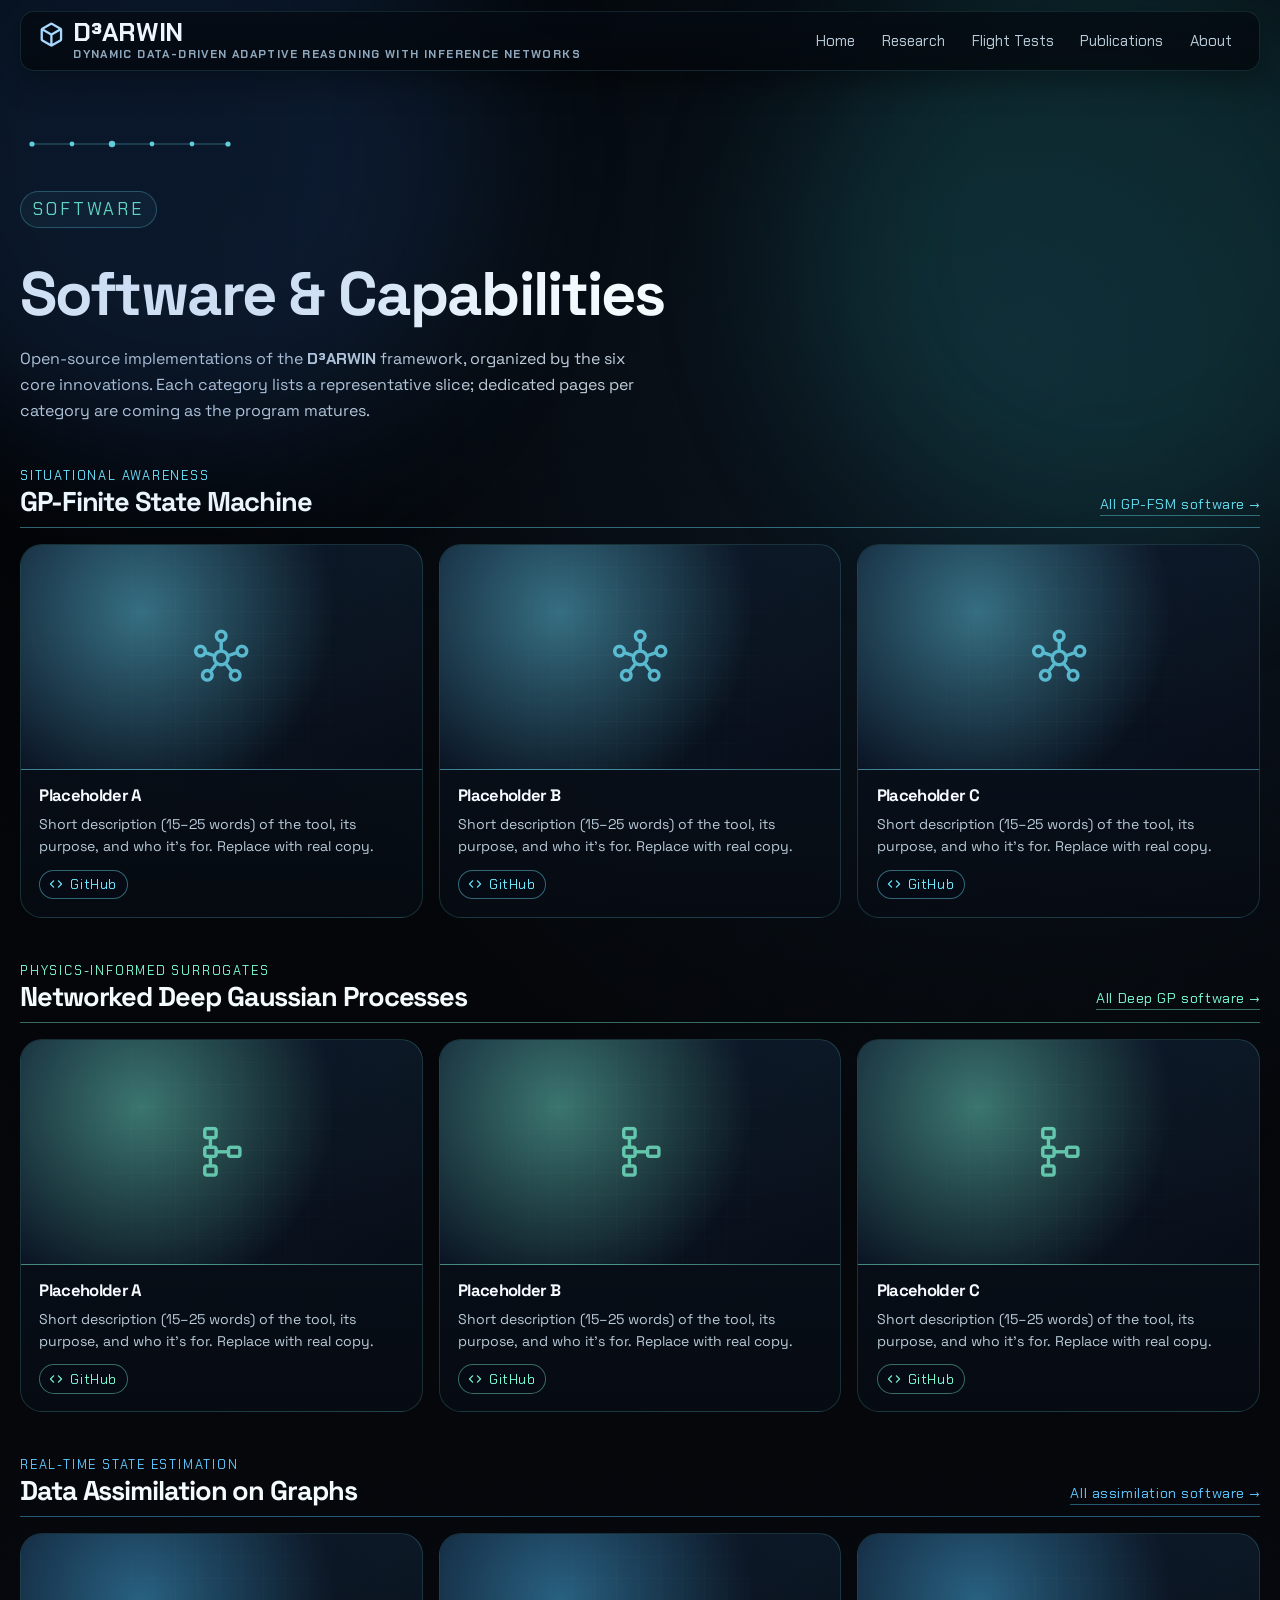
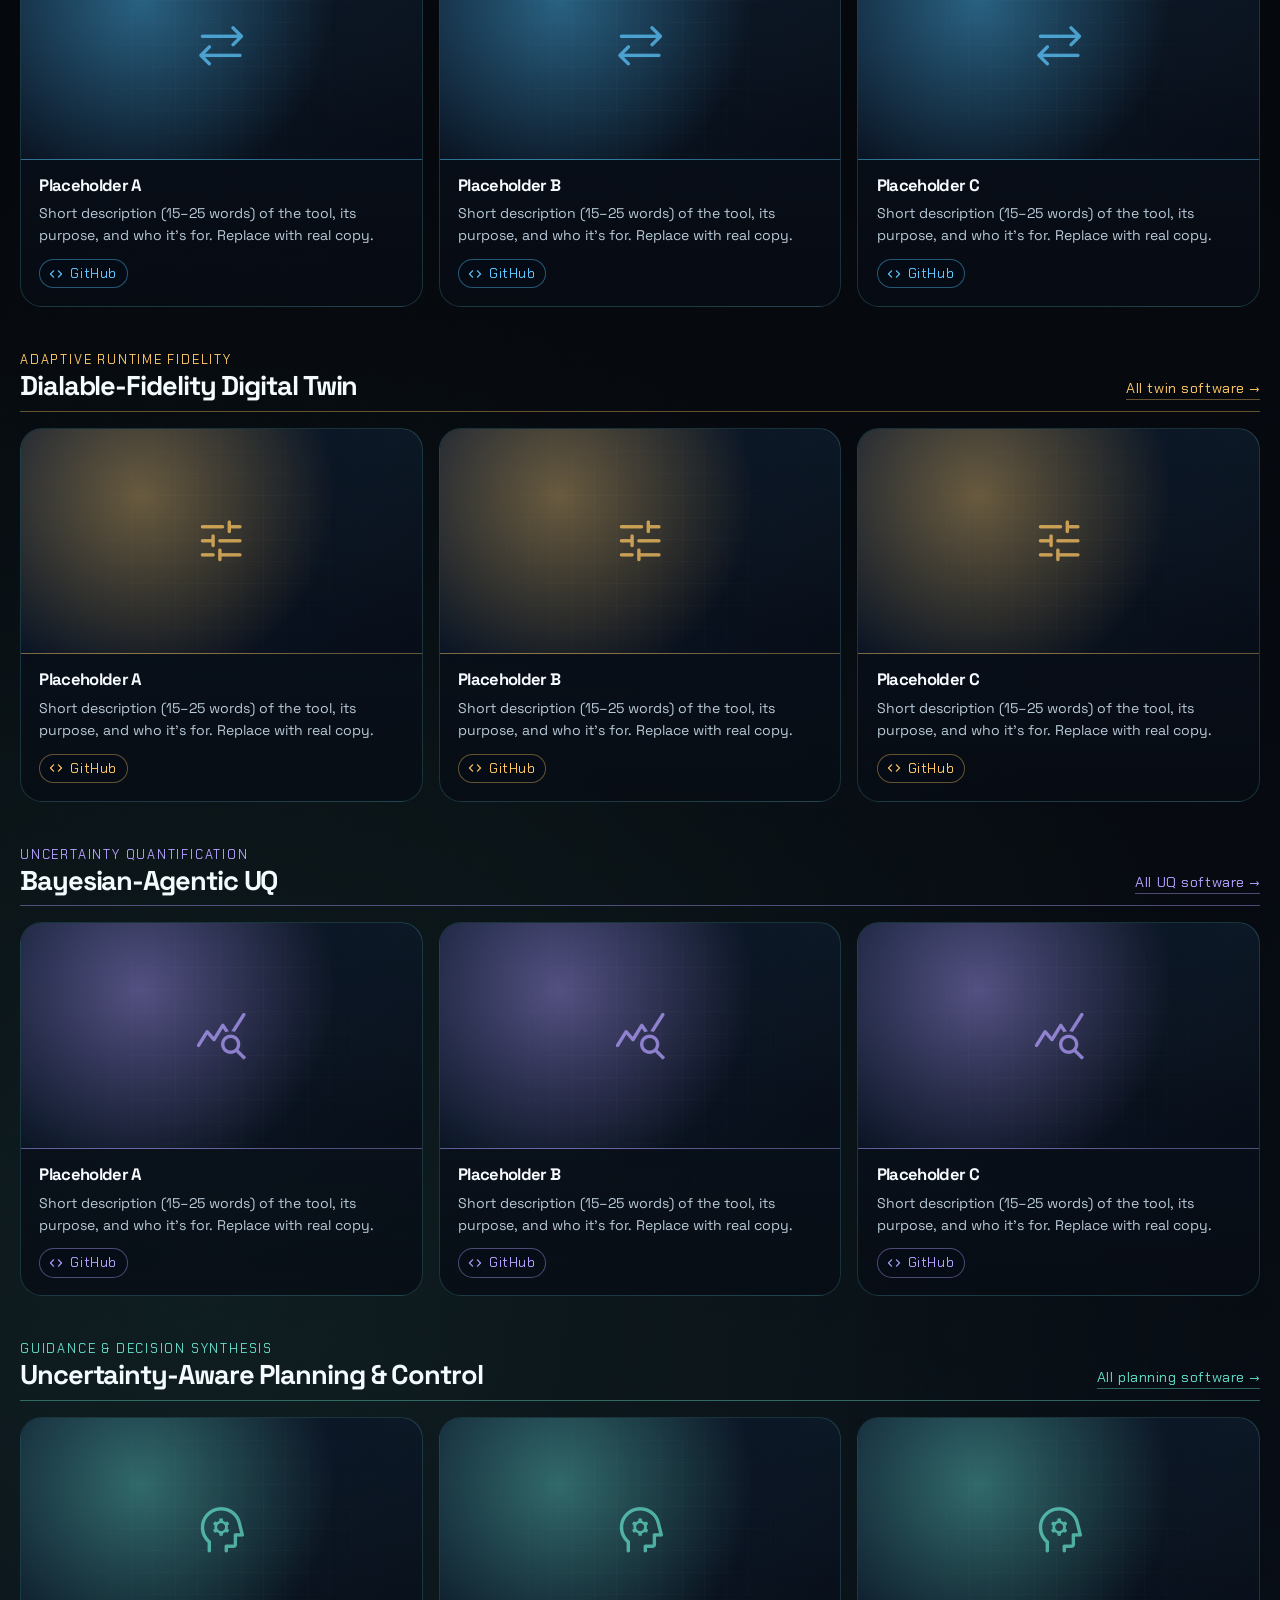
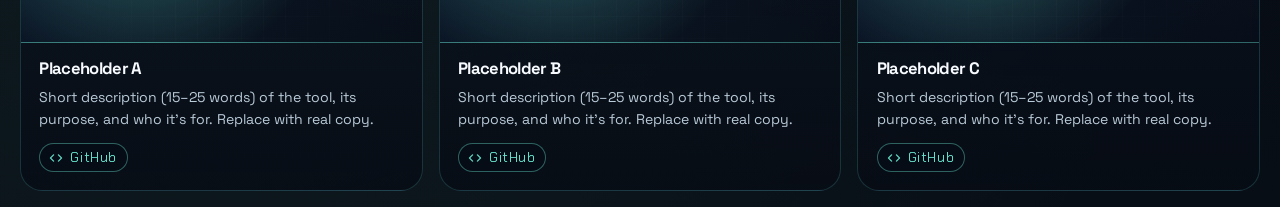
<file: software.html>
<!doctype html>
<html lang="en">
  <head>
    <meta charset="UTF-8" />
    <meta name="viewport" content="width=device-width, initial-scale=1.0" />
    <meta name="theme-color" content="#030507" />
    <link rel="icon" href="data:image/svg+xml,%3Csvg%20xmlns%3D%27http%3A%2F%2Fwww.w3.org%2F2000%2Fsvg%27%20viewBox%3D%270%200%2032%2032%27%3E%3Crect%20width%3D%2732%27%20height%3D%2732%27%20rx%3D%276%27%20fill%3D%27%23061226%27%2F%3E%3Ctext%20x%3D%2716%27%20y%3D%2723%27%20font-size%3D%2720%27%20text-anchor%3D%27middle%27%20fill%3D%27%236fe8ff%27%20font-family%3D%27sans-serif%27%20font-weight%3D%27700%27%3ED%3C%2Ftext%3E%3C%2Fsvg%3E" />
    <title>Software | D³ARWIN</title>
    <meta
      name="description"
      content="D³ARWIN software and capabilities: open-source implementations of uncertainty-aware inference, estimation, and control for aerospace autonomy — plus flight-test platforms."
    />
    <link rel="canonical" href="https://d3arwin.github.io/software.html" />
    <meta property="og:type" content="website" />
    <meta property="og:site_name" content="D³ARWIN" />
    <meta property="og:url" content="https://d3arwin.github.io/software.html" />
    <meta property="og:title" content="Software | D³ARWIN" />
    <meta property="og:description" content="Open-source implementations of the D³ARWIN framework, organized by the six core innovations, plus flight-test capability." />
    <meta property="og:image" content="https://d3arwin.github.io/assets/images/og-preview.png" />
    <meta property="og:image:width" content="1200" />
    <meta property="og:image:height" content="630" />
    <meta property="og:image:alt" content="D³ARWIN — Dynamic Data-Driven Adaptive Reasoning With Inference Networks" />
    <meta name="twitter:card" content="summary_large_image" />
    <meta name="twitter:title" content="Software | D³ARWIN" />
    <meta name="twitter:description" content="Software and flight-test capabilities of the D³ARWIN program." />
    <meta name="twitter:image" content="https://d3arwin.github.io/assets/images/og-preview.png" />
    <link rel="preconnect" href="https://fonts.googleapis.com" />
    <link rel="preconnect" href="https://fonts.gstatic.com" crossorigin />
    <link rel="dns-prefetch" href="https://fonts.googleapis.com" />
    <link rel="dns-prefetch" href="https://fonts.gstatic.com" />
    <link
      href="https://fonts.googleapis.com/css2?family=Chakra+Petch:wght@400;500;600;700&family=Space+Grotesk:wght@400;500;700&display=swap"
      rel="stylesheet" media="print" onload="this.media='all'"
    />
    <noscript><link
      href="https://fonts.googleapis.com/css2?family=Chakra+Petch:wght@400;500;600;700&family=Space+Grotesk:wght@400;500;700&display=swap"
      rel="stylesheet"
    /></noscript>
    <link
      href="https://fonts.googleapis.com/css2?family=Material+Symbols+Rounded:opsz,wght,FILL,GRAD@20..48,300..700,0..1,-50..200&display=block"
      rel="stylesheet"
    />
    <link rel="stylesheet" href="styles.css?v=22" />
  </head>
  <body>
    <div class="aurora aurora-left"></div>
    <div class="aurora aurora-right"></div>
    <div class="grain"></div>

    <nav class="top-nav" aria-label="Primary">
      <a class="nav-brand" href="index.html">
        <span class="material-symbols-rounded nav-brand-icon">deployed_code</span>
        <span class="nav-brand-copy">
          <span class="nav-brand-title">D³ARWIN</span>
          <span class="nav-brand-subtitle">DYNAMIC DATA-DRIVEN ADAPTIVE REASONING WITH INFERENCE NETWORKS</span>
        </span>
      </a>
      <div class="nav-menu">
        <a class="nav-link" href="index.html">Home</a>
        <a class="nav-link" href="research.html">Research</a>
        <a class="nav-link" href="flight-tests.html">Flight Tests</a>
        <a class="nav-link" href="publications.html">Publications</a>
        <a class="nav-link" href="about.html">About</a>
      </div>
    </nav>

    <header class="page-hero">
      <svg class="page-hero-mark" viewBox="0 0 220 24" aria-hidden="true" focusable="false">
        <g stroke="rgba(116, 246, 255, 0.38)" stroke-width="1" fill="none" stroke-linecap="round">
          <path d="M12 12 L52 12" />
          <path d="M52 12 L92 12" />
          <path d="M92 12 L132 12" />
          <path d="M132 12 L172 12" />
          <path d="M172 12 L208 12" />
        </g>
        <g fill="rgba(116, 246, 255, 0.9)">
          <circle cx="12" cy="12" r="2.6" />
          <circle cx="52" cy="12" r="2.4" />
          <circle cx="92" cy="12" r="3.2" />
          <circle cx="132" cy="12" r="2.4" />
          <circle cx="172" cy="12" r="2.4" />
          <circle cx="208" cy="12" r="2.6" />
        </g>
      </svg>
      <p class="badge">Software</p>
      <h1>Software &amp; Capabilities</h1>
      <p class="lede">
        Open-source implementations of the <span class="darwin-brand">D³ARWIN</span> framework,
        organized by the six core innovations. Each category lists a representative slice;
        dedicated pages per category are coming as the program matures.
      </p>
    </header>

    <main>
      <!-- Category 1: GP-FSM (cyan) -->
      <section class="software-section software-section--cyan">
        <header class="software-section-header">
          <div>
            <p class="section-kicker">Situational Awareness</p>
            <h2>GP-Finite State Machine</h2>
          </div>
          <a class="software-section-all" href="#" aria-label="All GP-FSM software (dedicated page coming soon)">All GP-FSM software <span aria-hidden="true">→</span></a>
        </header>
        <div class="software-grid">
          <article class="software-card software-card--cyan">
            <div class="software-card-thumb"><span class="material-symbols-rounded" aria-hidden="true">hub</span></div>
            <div class="software-card-body">
              <h3>Placeholder A</h3>
              <p>Short description (15–25 words) of the tool, its purpose, and who it's for. Replace with real copy.</p>
              <a class="software-card-link" href="#" target="_blank" rel="noopener">
                <span class="material-symbols-rounded" aria-hidden="true">code</span>
                GitHub
              </a>
            </div>
          </article>
          <article class="software-card software-card--cyan">
            <div class="software-card-thumb"><span class="material-symbols-rounded" aria-hidden="true">hub</span></div>
            <div class="software-card-body">
              <h3>Placeholder B</h3>
              <p>Short description (15–25 words) of the tool, its purpose, and who it's for. Replace with real copy.</p>
              <a class="software-card-link" href="#" target="_blank" rel="noopener">
                <span class="material-symbols-rounded" aria-hidden="true">code</span>
                GitHub
              </a>
            </div>
          </article>
          <article class="software-card software-card--cyan">
            <div class="software-card-thumb"><span class="material-symbols-rounded" aria-hidden="true">hub</span></div>
            <div class="software-card-body">
              <h3>Placeholder C</h3>
              <p>Short description (15–25 words) of the tool, its purpose, and who it's for. Replace with real copy.</p>
              <a class="software-card-link" href="#" target="_blank" rel="noopener">
                <span class="material-symbols-rounded" aria-hidden="true">code</span>
                GitHub
              </a>
            </div>
          </article>
        </div>
      </section>

      <!-- Category 2: Networked Deep GPs (mint) -->
      <section class="software-section software-section--mint">
        <header class="software-section-header">
          <div>
            <p class="section-kicker">Physics-Informed Surrogates</p>
            <h2>Networked Deep Gaussian Processes</h2>
          </div>
          <a class="software-section-all" href="#" aria-label="All Deep GP software (dedicated page coming soon)">All Deep GP software <span aria-hidden="true">→</span></a>
        </header>
        <div class="software-grid">
          <article class="software-card software-card--mint">
            <div class="software-card-thumb"><span class="material-symbols-rounded" aria-hidden="true">schema</span></div>
            <div class="software-card-body">
              <h3>Placeholder A</h3>
              <p>Short description (15–25 words) of the tool, its purpose, and who it's for. Replace with real copy.</p>
              <a class="software-card-link" href="#" target="_blank" rel="noopener">
                <span class="material-symbols-rounded" aria-hidden="true">code</span>
                GitHub
              </a>
            </div>
          </article>
          <article class="software-card software-card--mint">
            <div class="software-card-thumb"><span class="material-symbols-rounded" aria-hidden="true">schema</span></div>
            <div class="software-card-body">
              <h3>Placeholder B</h3>
              <p>Short description (15–25 words) of the tool, its purpose, and who it's for. Replace with real copy.</p>
              <a class="software-card-link" href="#" target="_blank" rel="noopener">
                <span class="material-symbols-rounded" aria-hidden="true">code</span>
                GitHub
              </a>
            </div>
          </article>
          <article class="software-card software-card--mint">
            <div class="software-card-thumb"><span class="material-symbols-rounded" aria-hidden="true">schema</span></div>
            <div class="software-card-body">
              <h3>Placeholder C</h3>
              <p>Short description (15–25 words) of the tool, its purpose, and who it's for. Replace with real copy.</p>
              <a class="software-card-link" href="#" target="_blank" rel="noopener">
                <span class="material-symbols-rounded" aria-hidden="true">code</span>
                GitHub
              </a>
            </div>
          </article>
        </div>
      </section>

      <!-- Category 3: Data Assimilation on Graphs (sky) -->
      <section class="software-section software-section--sky">
        <header class="software-section-header">
          <div>
            <p class="section-kicker">Real-Time State Estimation</p>
            <h2>Data Assimilation on Graphs</h2>
          </div>
          <a class="software-section-all" href="#" aria-label="All data assimilation software (dedicated page coming soon)">All assimilation software <span aria-hidden="true">→</span></a>
        </header>
        <div class="software-grid">
          <article class="software-card software-card--sky">
            <div class="software-card-thumb"><span class="material-symbols-rounded" aria-hidden="true">sync_alt</span></div>
            <div class="software-card-body">
              <h3>Placeholder A</h3>
              <p>Short description (15–25 words) of the tool, its purpose, and who it's for. Replace with real copy.</p>
              <a class="software-card-link" href="#" target="_blank" rel="noopener">
                <span class="material-symbols-rounded" aria-hidden="true">code</span>
                GitHub
              </a>
            </div>
          </article>
          <article class="software-card software-card--sky">
            <div class="software-card-thumb"><span class="material-symbols-rounded" aria-hidden="true">sync_alt</span></div>
            <div class="software-card-body">
              <h3>Placeholder B</h3>
              <p>Short description (15–25 words) of the tool, its purpose, and who it's for. Replace with real copy.</p>
              <a class="software-card-link" href="#" target="_blank" rel="noopener">
                <span class="material-symbols-rounded" aria-hidden="true">code</span>
                GitHub
              </a>
            </div>
          </article>
          <article class="software-card software-card--sky">
            <div class="software-card-thumb"><span class="material-symbols-rounded" aria-hidden="true">sync_alt</span></div>
            <div class="software-card-body">
              <h3>Placeholder C</h3>
              <p>Short description (15–25 words) of the tool, its purpose, and who it's for. Replace with real copy.</p>
              <a class="software-card-link" href="#" target="_blank" rel="noopener">
                <span class="material-symbols-rounded" aria-hidden="true">code</span>
                GitHub
              </a>
            </div>
          </article>
        </div>
      </section>

      <!-- Category 4: Dialable-Fidelity Digital Twin (amber) -->
      <section class="software-section software-section--amber">
        <header class="software-section-header">
          <div>
            <p class="section-kicker">Adaptive Runtime Fidelity</p>
            <h2>Dialable-Fidelity Digital Twin</h2>
          </div>
          <a class="software-section-all" href="#" aria-label="All digital twin software (dedicated page coming soon)">All twin software <span aria-hidden="true">→</span></a>
        </header>
        <div class="software-grid">
          <article class="software-card software-card--amber">
            <div class="software-card-thumb"><span class="material-symbols-rounded" aria-hidden="true">tune</span></div>
            <div class="software-card-body">
              <h3>Placeholder A</h3>
              <p>Short description (15–25 words) of the tool, its purpose, and who it's for. Replace with real copy.</p>
              <a class="software-card-link" href="#" target="_blank" rel="noopener">
                <span class="material-symbols-rounded" aria-hidden="true">code</span>
                GitHub
              </a>
            </div>
          </article>
          <article class="software-card software-card--amber">
            <div class="software-card-thumb"><span class="material-symbols-rounded" aria-hidden="true">tune</span></div>
            <div class="software-card-body">
              <h3>Placeholder B</h3>
              <p>Short description (15–25 words) of the tool, its purpose, and who it's for. Replace with real copy.</p>
              <a class="software-card-link" href="#" target="_blank" rel="noopener">
                <span class="material-symbols-rounded" aria-hidden="true">code</span>
                GitHub
              </a>
            </div>
          </article>
          <article class="software-card software-card--amber">
            <div class="software-card-thumb"><span class="material-symbols-rounded" aria-hidden="true">tune</span></div>
            <div class="software-card-body">
              <h3>Placeholder C</h3>
              <p>Short description (15–25 words) of the tool, its purpose, and who it's for. Replace with real copy.</p>
              <a class="software-card-link" href="#" target="_blank" rel="noopener">
                <span class="material-symbols-rounded" aria-hidden="true">code</span>
                GitHub
              </a>
            </div>
          </article>
        </div>
      </section>

      <!-- Category 5: Bayesian-Agentic UQ (lavender) -->
      <section class="software-section software-section--lavender">
        <header class="software-section-header">
          <div>
            <p class="section-kicker">Uncertainty Quantification</p>
            <h2>Bayesian-Agentic UQ</h2>
          </div>
          <a class="software-section-all" href="#" aria-label="All Bayesian-agentic UQ software (dedicated page coming soon)">All UQ software <span aria-hidden="true">→</span></a>
        </header>
        <div class="software-grid">
          <article class="software-card software-card--lavender">
            <div class="software-card-thumb"><span class="material-symbols-rounded" aria-hidden="true">query_stats</span></div>
            <div class="software-card-body">
              <h3>Placeholder A</h3>
              <p>Short description (15–25 words) of the tool, its purpose, and who it's for. Replace with real copy.</p>
              <a class="software-card-link" href="#" target="_blank" rel="noopener">
                <span class="material-symbols-rounded" aria-hidden="true">code</span>
                GitHub
              </a>
            </div>
          </article>
          <article class="software-card software-card--lavender">
            <div class="software-card-thumb"><span class="material-symbols-rounded" aria-hidden="true">query_stats</span></div>
            <div class="software-card-body">
              <h3>Placeholder B</h3>
              <p>Short description (15–25 words) of the tool, its purpose, and who it's for. Replace with real copy.</p>
              <a class="software-card-link" href="#" target="_blank" rel="noopener">
                <span class="material-symbols-rounded" aria-hidden="true">code</span>
                GitHub
              </a>
            </div>
          </article>
          <article class="software-card software-card--lavender">
            <div class="software-card-thumb"><span class="material-symbols-rounded" aria-hidden="true">query_stats</span></div>
            <div class="software-card-body">
              <h3>Placeholder C</h3>
              <p>Short description (15–25 words) of the tool, its purpose, and who it's for. Replace with real copy.</p>
              <a class="software-card-link" href="#" target="_blank" rel="noopener">
                <span class="material-symbols-rounded" aria-hidden="true">code</span>
                GitHub
              </a>
            </div>
          </article>
        </div>
      </section>

      <!-- Category 6: Uncertainty-Aware Planning & Control (teal) -->
      <section class="software-section software-section--teal">
        <header class="software-section-header">
          <div>
            <p class="section-kicker">Guidance &amp; Decision Synthesis</p>
            <h2>Uncertainty-Aware Planning &amp; Control</h2>
          </div>
          <a class="software-section-all" href="#" aria-label="All planning & control software (dedicated page coming soon)">All planning software <span aria-hidden="true">→</span></a>
        </header>
        <div class="software-grid">
          <article class="software-card software-card--teal">
            <div class="software-card-thumb"><span class="material-symbols-rounded" aria-hidden="true">psychology</span></div>
            <div class="software-card-body">
              <h3>Placeholder A</h3>
              <p>Short description (15–25 words) of the tool, its purpose, and who it's for. Replace with real copy.</p>
              <a class="software-card-link" href="#" target="_blank" rel="noopener">
                <span class="material-symbols-rounded" aria-hidden="true">code</span>
                GitHub
              </a>
            </div>
          </article>
          <article class="software-card software-card--teal">
            <div class="software-card-thumb"><span class="material-symbols-rounded" aria-hidden="true">psychology</span></div>
            <div class="software-card-body">
              <h3>Placeholder B</h3>
              <p>Short description (15–25 words) of the tool, its purpose, and who it's for. Replace with real copy.</p>
              <a class="software-card-link" href="#" target="_blank" rel="noopener">
                <span class="material-symbols-rounded" aria-hidden="true">code</span>
                GitHub
              </a>
            </div>
          </article>
          <article class="software-card software-card--teal">
            <div class="software-card-thumb"><span class="material-symbols-rounded" aria-hidden="true">psychology</span></div>
            <div class="software-card-body">
              <h3>Placeholder C</h3>
              <p>Short description (15–25 words) of the tool, its purpose, and who it's for. Replace with real copy.</p>
              <a class="software-card-link" href="#" target="_blank" rel="noopener">
                <span class="material-symbols-rounded" aria-hidden="true">code</span>
                GitHub
              </a>
            </div>
          </article>
        </div>
      </section>

    </main>

    <div data-include="assets/partials/footer.html"></div>
    <script src="assets/js/ui-effects.js?v=2"></script>
  </body>
</html>
</file>
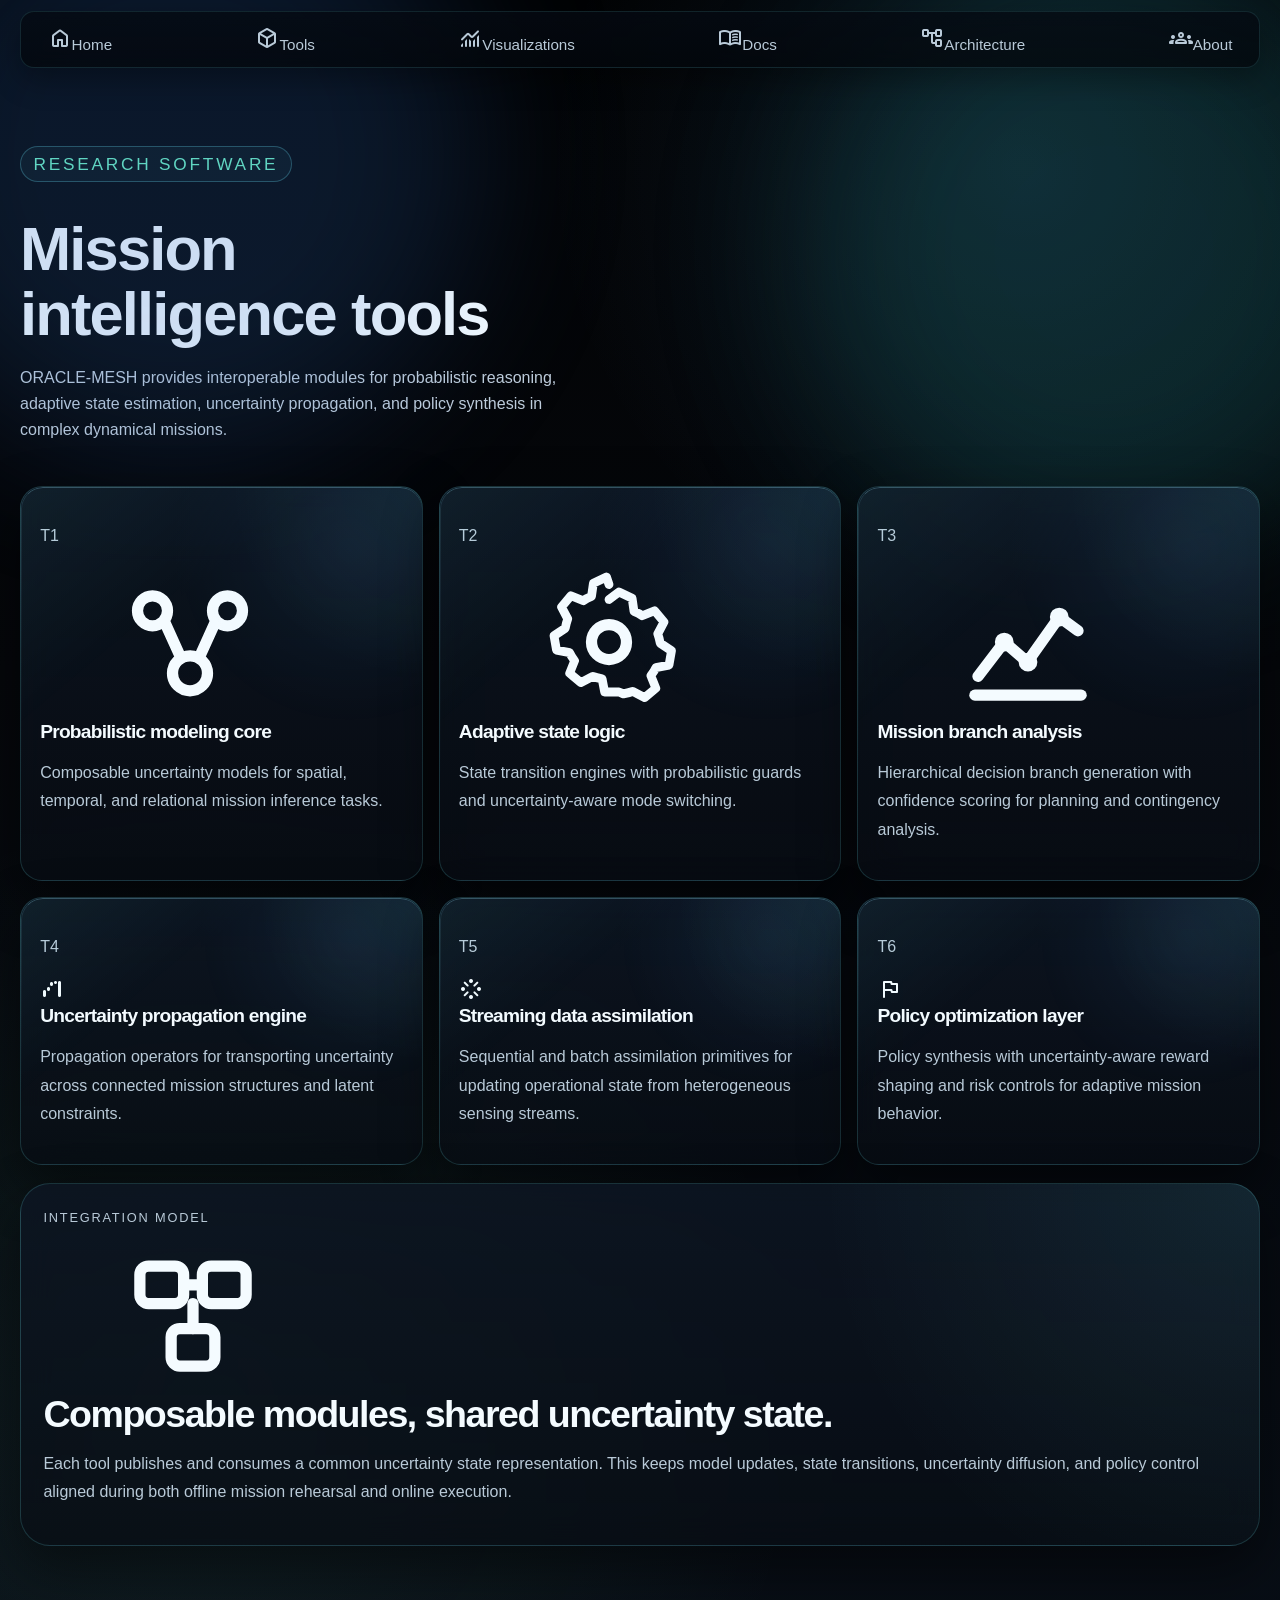
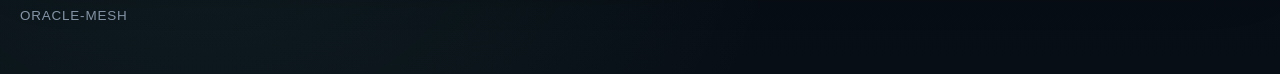
<file: tools.html>
<!doctype html>
<html lang="en">
  <head>
    <meta charset="UTF-8" />
    <meta name="viewport" content="width=device-width, initial-scale=1.0" />
    <title>Tools | ORACLE-MESH</title>
    <meta
      name="description"
      content="ORACLE-MESH research tools for probabilistic mission intelligence and decision support."
    />
    <link rel="preconnect" href="https://fonts.googleapis.com" />
    <link rel="preconnect" href="https://fonts.gstatic.com" crossorigin />
    <link
      href="https://fonts.googleapis.com/css2?family=IBM+Plex+Mono:wght@400;500&family=Sora:wght@400;500;600;700;800&display=swap"
      rel="stylesheet"
    />
    <link
      href="https://fonts.googleapis.com/css2?family=Material+Symbols+Rounded:opsz,wght,FILL,GRAD@20..48,300..700,0..1,-50..200"
      rel="stylesheet"
    />
    <link rel="stylesheet" href="styles.css" />
  </head>
  <body>
    <div class="aurora aurora-left"></div>
    <div class="aurora aurora-right"></div>
    <div class="grain"></div>

    <nav class="top-nav" aria-label="Primary">
      <a class="nav-link" href="index.html"><span class="material-symbols-rounded nav-icon">home</span>Home</a>
      <a class="nav-link active" href="tools.html"><span class="material-symbols-rounded nav-icon">deployed_code</span>Tools</a>
      <a class="nav-link" href="visualizations.html"><span class="material-symbols-rounded nav-icon">monitoring</span>Visualizations</a>
      <a class="nav-link" href="docs.html"><span class="material-symbols-rounded nav-icon">menu_book</span>Docs</a>
      <a class="nav-link" href="architecture.html"><span class="material-symbols-rounded nav-icon">account_tree</span>Architecture</a>
      <a class="nav-link" href="about.html"><span class="material-symbols-rounded nav-icon">groups</span>About</a>
    </nav>

    <header class="page-hero">
      <p class="badge">Research Software</p>
      <h1>Mission intelligence tools</h1>
      <p class="lede">
        ORACLE-MESH provides interoperable modules for probabilistic reasoning,
        adaptive state estimation, uncertainty propagation, and policy synthesis
        in complex dynamical missions.
      </p>
    </header>

    <main>
      <section class="grid tool-grid">
        <article class="card">
          <p class="card-index">T1</p>
          <svg class="micro-icon" aria-hidden="true" focusable="false"><use href="assets/icons.svg#icon-network"></use></svg>
          <h3>Probabilistic modeling core</h3>
          <p>Composable uncertainty models for spatial, temporal, and relational mission inference tasks.</p>
        </article>
        <article class="card">
          <p class="card-index">T2</p>
          <svg class="micro-icon" aria-hidden="true" focusable="false"><use href="assets/icons.svg#icon-gear"></use></svg>
          <h3>Adaptive state logic</h3>
          <p>State transition engines with probabilistic guards and uncertainty-aware mode switching.</p>
        </article>
        <article class="card">
          <p class="card-index">T3</p>
          <svg class="micro-icon" aria-hidden="true" focusable="false"><use href="assets/icons.svg#icon-viz"></use></svg>
          <h3>Mission branch analysis</h3>
          <p>Hierarchical decision branch generation with confidence scoring for planning and contingency analysis.</p>
        </article>
        <article class="card">
          <p class="card-index">T4</p>
          <span class="material-symbols-rounded card-icon">waterfall_chart</span>
          <h3>Uncertainty propagation engine</h3>
          <p>Propagation operators for transporting uncertainty across connected mission structures and latent constraints.</p>
        </article>
        <article class="card">
          <p class="card-index">T5</p>
          <span class="material-symbols-rounded card-icon">stream</span>
          <h3>Streaming data assimilation</h3>
          <p>Sequential and batch assimilation primitives for updating operational state from heterogeneous sensing streams.</p>
        </article>
        <article class="card">
          <p class="card-index">T6</p>
          <span class="material-symbols-rounded card-icon">flag</span>
          <h3>Policy optimization layer</h3>
          <p>Policy synthesis with uncertainty-aware reward shaping and risk controls for adaptive mission behavior.</p>
        </article>
      </section>

      <section class="panel">
        <p class="section-kicker">Integration model</p>
        <svg class="micro-icon" aria-hidden="true" focusable="false"><use href="assets/icons.svg#icon-arch"></use></svg>
        <h2>Composable modules, shared uncertainty state.</h2>
        <p>
          Each tool publishes and consumes a common uncertainty state representation.
          This keeps model updates, state transitions, uncertainty diffusion, and policy
          control aligned during both offline mission rehearsal and online execution.
        </p>
      </section>
    </main>

    <footer>
      <p>ORACLE-MESH</p>
    </footer>
    <script src="assets/js/ui-effects.js"></script>
  </body>
</html>
</file>
<file: styles.css>
:root {
  --ai-blue: #51a6ff;
  --ai-cyan: #74f6ff;
  --ai-mint: #6df0c2;
  --ink-invert: #061017;
  --bg-0: #030507;
  --bg-1: #071019;
  --bg-2: #0b1420;
  --line: rgba(116, 246, 255, 0.16);
  --text: #f4fbff;
  --text-bright: #f7fbff;
  --text-soft: #b9cad8;
  --text-dim: #8696a7;
  --accent: #8fd7e8;
  --cyan: var(--ai-cyan);
  --mint: var(--ai-mint);
  --font-display: "Chakra Petch", "Space Grotesk", sans-serif;
  --radius-xl: 30px;
  --radius-lg: 22px;
  --radius-md: 16px;
  --shadow: 0 22px 56px rgba(0, 0, 0, 0.48);
  --shadow-soft: 0 12px 30px rgba(0, 0, 0, 0.32);
}

* {
  box-sizing: border-box;
}

html {
  scroll-behavior: smooth;
}

body {
  margin: 0;
  font-family: "Space Grotesk", "Avenir Next", "Segoe UI", sans-serif;
  color: var(--text);
  background:
    radial-gradient(circle at 80% 10%, rgba(81, 166, 255, 0.12), transparent 26%),
    radial-gradient(circle at 16% 84%, rgba(109, 240, 194, 0.08), transparent 34%),
    linear-gradient(180deg, #020304 0%, #05070b 40%, #080e16 100%);
  min-height: 100vh;
  overflow-x: hidden;
  opacity: 0;
  transform: translateY(8px);
  transition: opacity 300ms ease, transform 300ms ease;
}

body.is-ready {
  opacity: 1;
  transform: translateY(0);
}

body.is-leaving {
  opacity: 0;
  transform: translateY(-8px);
}

body::before {
  content: "";
  position: fixed;
  inset: 0;
  pointer-events: none;
  background:
    linear-gradient(rgba(255, 255, 255, 0.026) 1px, transparent 1px),
    linear-gradient(90deg, rgba(255, 255, 255, 0.026) 1px, transparent 1px);
  background-size: 62px 62px;
  mask-image: radial-gradient(circle at center, black 45%, transparent 90%);
  opacity: 0.12;
}

.aurora {
  position: fixed;
  width: 38rem;
  height: 38rem;
  border-radius: 50%;
  filter: blur(80px);
  opacity: 0.2;
  pointer-events: none;
  will-change: transform;
  contain: strict;
}

.aurora-left {
  top: -10rem;
  left: -8rem;
  background: #2f6cc4;
}

.aurora-right {
  top: -4rem;
  right: -8rem;
  background: #1f8e8a;
}

.grain {
  position: fixed;
  inset: 0;
  pointer-events: none;
  background-image: radial-gradient(rgba(255, 255, 255, 0.04) 0.7px, transparent 0.7px);
  background-size: 4px 4px;
  opacity: 0.16;
}

.top-nav,
.hero,
.page-hero,
main,
footer {
  width: min(1240px, calc(100vw - 2rem));
  margin: 0 auto;
}

.top-nav {
  margin: 0.7rem auto 0;
  display: flex;
  justify-content: space-between;
  align-items: center;
  gap: 1rem;
  padding: 0.5rem 1rem;
  border-radius: 14px;
  background: linear-gradient(180deg, rgba(5, 10, 18, 0.82), rgba(3, 7, 12, 0.78));
  border: 1px solid rgba(116, 246, 255, 0.12);
  backdrop-filter: blur(10px);
  box-shadow: var(--shadow-soft);
}

.nav-brand,
.nav-brand:visited {
  display: inline-flex;
  align-items: flex-start;
  gap: 0.45rem;
  color: #edf5ff;
  text-decoration: none;
  font-weight: 700;
  letter-spacing: -0.02em;
}

.nav-brand-icon {
  font-size: 1.8rem;
  margin-top: 0.08rem;
  color: #a9d9ff;
}

.nav-brand-copy {
  display: flex;
  flex-direction: column;
  gap: 0.08rem;
}

.nav-brand-title {
  font-family: "Chakra Petch", "Space Grotesk", sans-serif;
  font-size: 1.6rem;
  line-height: 1.05;
}

.nav-brand-subtitle {
  font-family: "Chakra Petch", "Space Grotesk", sans-serif;
  font-size: 0.72rem;
  line-height: 1.2;
  letter-spacing: 0.12em;
  color: #8fa7bc;
}

.darwin-brand {
  font-family: "Chakra Petch", "Space Grotesk", sans-serif;
  font-weight: 700;
}

.nav-menu {
  display: inline-flex;
  align-items: center;
  gap: 0.36rem;
  flex-wrap: wrap;
  justify-content: flex-end;
}

.nav-link,
.nav-link:visited {
  font-family: "Chakra Petch", "Space Grotesk", sans-serif;
  font-size: 0.95rem;
  color: var(--text-soft);
  text-decoration: none;
  border: 1px solid transparent;
  background: transparent;
  border-radius: 10px;
  padding: 0.32rem 0.6rem;
  transition: border-color 180ms ease, color 180ms ease, background-color 180ms ease;
}

.nav-link:hover {
  color: var(--text);
  background: rgba(255, 255, 255, 0.04);
  border-color: rgba(255, 255, 255, 0.06);
}

.hero {
  display: grid;
  grid-template-columns: minmax(0, 0.8fr) minmax(540px, 1.2fr);
  gap: 2.4rem;
  align-items: stretch;
  padding: 3rem 0 2.6rem;
  min-height: 80vh;
  position: relative;
  overflow: hidden;
}

.hero::before {
  content: "";
  position: absolute;
  right: -8%;
  top: -16%;
  width: 34%;
  height: 140%;
  background: linear-gradient(180deg, rgba(170, 230, 255, 0.4), rgba(116, 246, 255, 0.02));
  filter: blur(42px);
  opacity: 0.22;
  pointer-events: none;
}

.hero-copy,
.hero-visual,
.panel,
.card {
  animation: rise-in 720ms ease-out;
}

.hero-copy {
  align-self: stretch;
  display: flex;
  flex-direction: column;
  justify-content: center;
  max-width: 560px;
  margin: 0;
  text-align: left;
  padding: 1.7rem 1.5rem;
  background:
    radial-gradient(circle at top right, rgba(116, 246, 255, 0.08), transparent 44%),
    linear-gradient(180deg, rgba(9, 16, 27, 0.76), rgba(6, 11, 19, 0.82));
  border: 1px solid rgba(116, 246, 255, 0.14);
  border-radius: 18px;
  box-shadow: var(--shadow-soft);
  position: relative;
  z-index: 1;
}

.badge,
.section-kicker,
footer {
  font-family: "Chakra Petch", "Space Grotesk", sans-serif;
}

.badge {
  display: inline-flex;
  align-items: center;
  padding: 0.4rem 0.78rem;
  border-radius: 999px;
  border: 1px solid rgba(116, 246, 255, 0.28);
  background: rgba(116, 246, 255, 0.05);
  color: var(--mint);
  font-size: 1.08rem;
  letter-spacing: 0.16em;
  text-transform: uppercase;
}

h1,
h2,
h3 {
  margin: 0;
  font-family: "Space Grotesk", "Avenir Next", "Segoe UI", sans-serif;
  font-weight: 700;
  letter-spacing: -0.04em;
}

h1 {
  margin-top: 1.1rem;
  font-size: clamp(2.2rem, 4.8vw, 4.25rem);
  line-height: 1.05;
  text-wrap: balance;
  letter-spacing: -0.03em;
}

.hero-copy h1 {
  max-width: 10.5ch;
  margin-top: 0.2rem;
}

.headline-accent {
  display: inline;
  color: #9bd8f3;
}

h2 {
  font-size: clamp(1.6rem, 3vw, 2.35rem);
  line-height: 1.02;
}

h3 {
  font-size: 1.2rem;
  line-height: 1.15;
}

.lede,
.panel p,
.card p {
  color: var(--text-soft);
  line-height: 1.78;
}

.lede {
  max-width: 64ch;
  margin-top: 1.2rem;
  font-size: 1rem;
  line-height: 1.62;
  color: #c0cedc;
}

.cta-row {
  display: flex;
  gap: 0.9rem;
  justify-content: flex-start;
  flex-wrap: wrap;
  margin-top: 1.5rem;
}

.button,
.button:visited {
  display: inline-flex;
  align-items: center;
  justify-content: center;
  min-height: 44px;
  padding: 0.64rem 0.98rem;
  border-radius: 999px;
  color: var(--text);
  text-decoration: none;
  border: 1px solid rgba(116, 246, 255, 0.22);
  background: rgba(255, 255, 255, 0.012);
  transition: transform 180ms ease, border-color 180ms ease, box-shadow 180ms ease, background-color 180ms ease;
}

.button:hover {
  transform: translateY(-2px);
  border-color: rgba(116, 246, 255, 0.62);
  box-shadow: 0 16px 30px rgba(116, 246, 255, 0.2);
}

.button.primary,
.button.primary:visited {
  color: var(--ink-invert);
  background: linear-gradient(135deg, #8dfff2, #74f6ff 58%, #b4f6ff);
  border-color: transparent;
  font-weight: 600;
}

.button.primary:hover {
  box-shadow: 0 18px 34px rgba(116, 246, 255, 0.28);
}

.hero-visual {
  display: flex;
  align-items: stretch;
  justify-content: stretch;
  min-height: 640px;
  position: relative;
  z-index: 1;
}

.mesh-frame {
  position: relative;
  width: 100%;
  aspect-ratio: auto;
  flex: 1;
  border-radius: 24px;
  background:
    radial-gradient(circle at center, rgba(81, 166, 255, 0.16), transparent 42%),
    linear-gradient(180deg, rgba(255, 255, 255, 0.035), rgba(255, 255, 255, 0.008));
  border: 1px solid rgba(116, 246, 255, 0.24);
  box-shadow: var(--shadow);
  overflow: hidden;
}

.mesh-frame::before,
.mesh-frame::after {
  content: "";
  position: absolute;
}

.mesh-frame::before {
  inset: 0.75rem;
  border-radius: 18px;
  border: 1px solid rgba(116, 246, 255, 0.09);
}

.mesh-frame::after {
  inset: auto 0 0 0;
  height: 42%;
  background: linear-gradient(180deg, rgba(4, 9, 16, 0) 0%, rgba(4, 9, 16, 0.58) 100%);
}

.hero-diagram {
  display: block;
  width: 100%;
  height: 100%;
}

.page-hero {
  padding: 3.8rem 0 1.7rem;
  animation: rise-in 720ms ease-out;
}

.page-hero h1 {
  max-width: 20ch;
}

.page-hero-mark {
  display: block;
  width: 220px;
  max-width: 70vw;
  height: auto;
  margin: 0 0 1.1rem;
  opacity: 0.9;
}

main {
  display: grid;
  gap: 1.15rem;
  padding-bottom: 1rem;
}

.panel,
.card {
  background:
    radial-gradient(circle at top right, rgba(116, 246, 255, 0.08), transparent 34%),
    linear-gradient(180deg, rgba(13, 22, 35, 0.86), rgba(8, 13, 20, 0.74));
  border: 1px solid var(--line);
  box-shadow: var(--shadow);
  backdrop-filter: blur(16px);
}

.panel {
  border-radius: var(--radius-xl);
  padding: 1.4rem;
}

.mission {
  display: grid;
  grid-template-columns: minmax(0, 0.9fr) minmax(0, 1.1fr);
  gap: 1.5rem;
  align-items: start;
}

.research-product {
  overflow: hidden;
}

.product-layout {
  display: grid;
  grid-template-columns: minmax(0, 1fr) auto minmax(340px, 1.1fr);
  gap: 0;
  align-items: center;
  background: linear-gradient(160deg, rgba(15, 36, 60, 0.45), rgba(9, 17, 30, 0.3));
  border: 1px solid rgba(116, 246, 255, 0.12);
  border-radius: 22px;
  padding: 2.2rem 2.4rem;
}

.product-layout > .product-connector {
  width: 1px;
  align-self: stretch;
  margin: 1.2rem 1.6rem;
  background: linear-gradient(
    180deg,
    transparent 0%,
    rgba(116, 246, 255, 0.28) 30%,
    rgba(116, 246, 255, 0.28) 70%,
    transparent 100%
  );
  position: relative;
}

.product-connector::before,
.product-connector::after {
  content: '';
  position: absolute;
  left: 50%;
  transform: translateX(-50%);
  width: 5px;
  height: 5px;
  border-radius: 50%;
  background: rgba(116, 246, 255, 0.45);
}

.product-connector::before { top: 1.2rem; }
.product-connector::after  { bottom: 1.2rem; }

.product-layout h2 {
  margin-bottom: 0.55rem;
}

.product-expansion {
  margin: -0.1rem 0 0.7rem;
  color: #9fd3ea;
  font-family: "Chakra Petch", "Space Grotesk", sans-serif;
  font-size: 0.76rem;
  letter-spacing: 0.08em;
  text-transform: uppercase;
}

.product-layout p {
  max-width: 62ch;
}

.product-figure {
  margin: 0;
  padding: 0.5rem;
  border-radius: 16px;
  border: 1px solid rgba(116, 246, 255, 0.1);
  background: rgba(7, 14, 26, 0.4);
}

.product-figure svg {
  width: 100%;
  height: auto;
  display: block;
  border-radius: 14px;
}

.product-figure figcaption {
  margin-top: 0.62rem;
  color: var(--text-dim);
  font-size: 0.84rem;
  line-height: 1.5;
}

.section-kicker {
  margin: 0 0 0.75rem;
  color: #8fffe4;
  font-size: 0.8rem;
  letter-spacing: 0.14em;
  text-transform: uppercase;
}

.grid {
  display: grid;
  grid-template-columns: repeat(3, minmax(0, 1fr));
  gap: 1rem;
}

.card {
  border-radius: var(--radius-lg);
  padding: 1.2rem;
  position: relative;
  overflow: hidden;
  isolation: isolate;
}

.card::before {
  content: "";
  position: absolute;
  inset: 0;
  border-radius: inherit;
  background:
    linear-gradient(140deg, rgba(116, 246, 255, 0.11), rgba(116, 246, 255, 0) 34%),
    radial-gradient(circle at 82% 16%, rgba(81, 166, 255, 0.14), transparent 38%);
  opacity: 0.5;
  pointer-events: none;
}

.card::after {
  content: "";
  position: absolute;
  inset: 0;
  border-radius: inherit;
  border-top: 1px solid rgba(153, 229, 255, 0.28);
  border-left: 1px solid rgba(153, 229, 255, 0.12);
  mask-image: linear-gradient(180deg, black 0%, rgba(0, 0, 0, 0.35) 40%, transparent 78%);
  pointer-events: none;
}

.panel-symbol {
  position: absolute;
  top: 0.95rem;
  right: 0.95rem;
  font-size: 1.15rem;
  color: #9fe9ff;
  background: linear-gradient(180deg, rgba(10, 22, 38, 0.76), rgba(6, 14, 24, 0.6));
  border: 1px solid rgba(116, 246, 255, 0.22);
  border-radius: 11px;
  padding: 0.28rem;
  box-shadow: 0 8px 18px rgba(0, 0, 0, 0.26);
}

.card h3 {
  margin-bottom: 0.8rem;
}

.grid.grid-2 {
  grid-template-columns: repeat(2, minmax(0, 1fr));
}

@media (max-width: 700px) {
  .grid.grid-2 {
    grid-template-columns: 1fr;
  }
}

.card-media {
  position: relative;
  margin: -1.2rem -1.2rem 1rem;
  aspect-ratio: 16 / 10;
  overflow: hidden;
  border-bottom: 1px solid rgba(116, 246, 255, 0.18);
  z-index: 0;
}

.card-media img,
.card-media svg {
  width: 100%;
  height: 100%;
  object-fit: cover;
  display: block;
}

.card-media--contain img,
.card-media--contain svg {
  object-fit: contain;
  background: #08121e;
}

.card-media::after {
  content: "";
  position: absolute;
  inset: 0;
  background: linear-gradient(180deg, rgba(7, 12, 20, 0) 50%, rgba(7, 12, 20, 0.55) 100%);
  pointer-events: none;
}

/* Honeycomb-matched accent palette. Each modifier sets two custom
   properties that tint the panel-symbol, the kicker, and an edge glow. */
.card--cyan,
.preview-card--cyan,
.software-card--cyan,
.software-section--cyan {
  --accent-card: #6fe8ff;
  --accent-card-soft: rgba(111, 232, 255, 0.42);
}
.card--mint,
.preview-card--mint,
.software-card--mint,
.software-section--mint {
  --accent-card: #7cf8d3;
  --accent-card-soft: rgba(124, 248, 211, 0.42);
}
.card--sky,
.preview-card--sky,
.software-card--sky,
.software-section--sky {
  --accent-card: #5ec8ff;
  --accent-card-soft: rgba(80, 200, 255, 0.42);
}
.card--amber,
.preview-card--amber,
.software-card--amber,
.software-section--amber {
  --accent-card: #ffc864;
  --accent-card-soft: rgba(255, 200, 100, 0.38);
}
.card--lavender,
.preview-card--lavender,
.software-card--lavender,
.software-section--lavender {
  --accent-card: #b4a0ff;
  --accent-card-soft: rgba(180, 160, 255, 0.42);
}
.card--teal,
.preview-card--teal,
.software-card--teal,
.software-section--teal {
  --accent-card: #64dcc8;
  --accent-card-soft: rgba(100, 220, 200, 0.42);
}

.card[class*="card--"] .panel-symbol,
.preview-card[class*="preview-card--"] .panel-symbol {
  color: var(--accent-card);
  border-color: var(--accent-card-soft);
}

.card[class*="card--"] .section-kicker,
.preview-card[class*="preview-card--"] .section-kicker {
  color: var(--accent-card);
}

.card[class*="card--"]::after,
.preview-card[class*="preview-card--"]::after {
  border-top-color: var(--accent-card-soft);
}

.research-preview {
  padding: 1.6rem 1.8rem;
}

.research-preview-header {
  display: flex;
  justify-content: space-between;
  align-items: flex-end;
  gap: 1.2rem;
  margin-bottom: 1.2rem;
  flex-wrap: wrap;
}

.research-preview-header h2 {
  margin-top: 0.2rem;
  font-size: clamp(1.4rem, 2.4vw, 1.9rem);
}

.research-preview-all {
  color: var(--cyan);
  text-decoration: none;
  font-family: "Chakra Petch", "Space Grotesk", sans-serif;
  font-size: 0.95rem;
  letter-spacing: 0.04em;
  border-bottom: 1px solid rgba(116, 246, 255, 0.35);
  padding-bottom: 2px;
  transition: color 180ms ease, border-color 180ms ease;
}

.research-preview-all:hover {
  color: var(--mint);
  border-bottom-color: rgba(109, 240, 194, 0.72);
}

.preview-grid {
  display: grid;
  grid-template-columns: repeat(3, minmax(0, 1fr));
  gap: 1rem;
}

.preview-card {
  display: block;
  position: relative;
  padding: 1.1rem 1.15rem 1.25rem;
  border-radius: var(--radius-lg);
  background:
    radial-gradient(circle at top right, rgba(116, 246, 255, 0.07), transparent 38%),
    linear-gradient(180deg, rgba(11, 20, 34, 0.9), rgba(7, 12, 20, 0.78));
  border: 1px solid var(--line);
  text-decoration: none;
  color: var(--text);
  overflow: hidden;
  isolation: isolate;
  transition: transform 180ms ease, border-color 180ms ease, box-shadow 180ms ease;
}

.preview-card:visited {
  color: var(--text);
}

.preview-card::after {
  content: "";
  position: absolute;
  inset: 0;
  border-radius: inherit;
  border-top: 1px solid rgba(153, 229, 255, 0.22);
  mask-image: linear-gradient(180deg, black 0%, rgba(0, 0, 0, 0.3) 50%, transparent 80%);
  pointer-events: none;
}

.preview-card:hover {
  transform: translateY(-3px);
  border-color: var(--accent-card-soft, rgba(116, 246, 255, 0.5));
  box-shadow: 0 18px 34px rgba(0, 0, 0, 0.36);
}

.preview-card h3 {
  margin: 0.25rem 0 0.5rem;
  font-size: 1.02rem;
  color: var(--text-bright);
}

.preview-card p {
  margin: 0;
  color: var(--text-soft);
  font-size: 0.88rem;
  line-height: 1.55;
}

.preview-card .panel-symbol {
  top: 0.85rem;
  right: 0.85rem;
  font-size: 1rem;
}

.section-heading {
  font-family: var(--font-display);
  font-size: 1.5rem;
  font-weight: 600;
  color: var(--text-bright);
  margin: 2.5rem 0 1rem;
  letter-spacing: 0.02em;
}

.section-heading:first-of-type {
  margin-top: 0;
}

.section-intro {
  color: var(--text-soft);
  margin: -0.5rem 0 1rem;
  max-width: 72ch;
}

/* Team: 2-column compact grid of profile cards */
.team-grid {
  display: grid;
  grid-template-columns: repeat(2, 1fr);
  gap: 1.25rem;
}

.profile-card-compact {
  display: flex;
  align-items: center;
  gap: 1rem;
  border-radius: var(--radius-xl);
  padding: 1rem;
  background:
    radial-gradient(circle at top right, rgba(116, 246, 255, 0.1), transparent 38%),
    linear-gradient(180deg, rgba(13, 22, 35, 0.86), rgba(8, 13, 20, 0.74));
  border: 1px solid var(--line);
  box-shadow: var(--shadow);
  backdrop-filter: blur(16px);
}

.profile-card-compact img {
  width: 110px;
  height: 140px;
  object-fit: cover;
  border-radius: 10px;
  border: 1px solid rgba(163, 184, 255, 0.16);
  flex-shrink: 0;
}

.profile-card-compact > div {
  display: flex;
  flex-direction: column;
  gap: 0.25rem;
}

.profile-card-compact h3 {
  font-size: 1.1rem;
  font-weight: 600;
  color: var(--text-bright);
  margin: 0;
  letter-spacing: -0.01em;
}

.profile-card-compact .profile-role {
  font-size: 0.85rem;
  color: var(--accent);
  margin: 0;
}

.profile-card-compact .profile-affiliation {
  font-size: 0.8rem;
  color: var(--text-soft);
  margin: 0;
}

.profile-card-compact .profile-expertise {
  font-size: 0.78rem;
  color: var(--text-soft);
  margin: 0.15rem 0 0;
  font-style: italic;
}

.profile-card-compact .profile-links {
  margin: 0.25rem 0 0;
}

@media (max-width: 600px) {
  .team-grid {
    grid-template-columns: 1fr;
  }
}

.reveal-item {
  opacity: 0;
  transform: translateY(14px) scale(0.99);
}

.reveal-item.in-view {
  opacity: 1;
  transform: translateY(0) scale(1);
  transition: opacity 420ms ease, transform 420ms ease;
}

.panel {
  position: relative;
  overflow: hidden;
}

.panel::after {
  content: "";
  position: absolute;
  inset: auto -22% -88% auto;
  width: 60%;
  height: 80%;
  background: radial-gradient(circle, rgba(81, 166, 255, 0.2), transparent 65%);
  pointer-events: none;
}

.profile-affiliation {
  margin: 0.2rem 0 0.55rem;
  color: var(--text-dim);
  font-size: 0.96rem;
  line-height: 1.45;
}

.profile-links {
  margin-top: 0.35rem;
}

.inline-link {
  color: var(--cyan);
  text-decoration: none;
  border-bottom: 1px solid rgba(116, 246, 255, 0.45);
  display: inline-flex;
  align-items: center;
  gap: 0.28rem;
  font-family: "Chakra Petch", "Space Grotesk", sans-serif;
  font-size: 1.02rem;
  letter-spacing: 0.04em;
}

.inline-link:visited {
  color: var(--cyan);
  border-bottom-color: rgba(116, 246, 255, 0.45);
}

.inline-link:hover {
  color: var(--mint);
  border-bottom-color: rgba(109, 240, 194, 0.72);
}

/* ---- Publications page ---- */

.pub-group {
  margin: 0 0 1.1rem;
}

.pub-year-heading {
  margin: 0;
  padding: 0.3rem 0;
  font-family: "Chakra Petch", "Space Grotesk", sans-serif;
  font-size: 1.05rem;
  font-weight: 700;
  color: var(--mint);
  letter-spacing: 0.1em;
  border-bottom: 1px solid rgba(116, 246, 255, 0.24);
}

.pub-items {
  list-style: none;
  margin: 0;
  padding: 0;
}

.publication {
  position: relative;
  display: grid;
  grid-template-columns: minmax(0, 1fr) auto;
  column-gap: 1rem;
  row-gap: 0.08rem;
  align-items: baseline;
  padding: 0.55rem 0.25rem;
  border-bottom: 1px solid var(--line);
}

.publication:last-child {
  border-bottom: none;
}

.publication:hover {
  background: rgba(116, 246, 255, 0.025);
}

.publication-title {
  grid-column: 1;
  margin: 0;
  font-size: 0.98rem;
  line-height: 1.3;
  color: var(--text-bright);
  letter-spacing: -0.005em;
  font-weight: 600;
}

.publication-authors {
  grid-column: 1;
  margin: 0;
  color: var(--text-soft);
  font-size: 0.82rem;
  line-height: 1.35;
}

.publication-venue {
  grid-column: 1;
  margin: 0;
  color: var(--text-dim);
  font-size: 0.78rem;
  line-height: 1.35;
  font-style: italic;
}

.publication-links {
  grid-column: 2;
  grid-row: 1 / span 3;
  display: inline-flex;
  flex-wrap: wrap;
  gap: 0.3rem;
  align-self: center;
  justify-content: flex-end;
}

.publication-links:empty {
  display: none;
}

.publication-link,
.publication-link:visited {
  display: inline-flex;
  align-items: center;
  gap: 0.22rem;
  color: var(--cyan);
  text-decoration: none;
  font-family: "Chakra Petch", "Space Grotesk", sans-serif;
  font-size: 0.74rem;
  letter-spacing: 0.03em;
  padding: 0.18rem 0.5rem 0.18rem 0.4rem;
  border-radius: 999px;
  border: 1px solid rgba(116, 246, 255, 0.28);
  background: rgba(5, 12, 24, 0.35);
  transition: border-color 160ms ease, background-color 160ms ease, color 160ms ease;
}

.publication-link:hover {
  color: var(--mint);
  border-color: rgba(109, 240, 194, 0.6);
  background: rgba(116, 246, 255, 0.06);
}

.publication-link .material-symbols-rounded {
  font-size: 0.85rem;
}

@media (max-width: 640px) {
  .publication {
    grid-template-columns: 1fr;
  }
  .publication-links {
    grid-column: 1;
    grid-row: auto;
    justify-content: flex-start;
    margin-top: 0.3rem;
  }
}

/* ---- Software page ---- */

.flight-test-panel {
  padding: 1.6rem 1.8rem;
}

.flight-test-body h2 {
  margin: 0.25rem 0 0.7rem;
}

.flight-test-body p {
  margin: 0 0 0.9rem;
}

.flight-test-meta {
  display: inline-flex;
  align-items: center;
  gap: 0.55rem;
  color: var(--mint);
  font-family: "Chakra Petch", "Space Grotesk", sans-serif;
  font-size: 0.82rem;
  letter-spacing: 0.04em;
}

.flight-test-meta .material-symbols-rounded {
  font-size: 1.05rem;
}

.software-section {
  margin-top: 1.6rem;
}

.software-section:first-of-type {
  margin-top: 0;
}

.software-section-header {
  display: flex;
  justify-content: space-between;
  align-items: flex-end;
  gap: 1.2rem;
  margin-bottom: 1rem;
  padding-bottom: 0.7rem;
  border-bottom: 1px solid var(--accent-card-soft, rgba(116, 246, 255, 0.18));
  flex-wrap: wrap;
}

.software-section-header h2 {
  margin-top: 0.25rem;
  font-size: clamp(1.3rem, 2.2vw, 1.7rem);
}

.software-section .section-kicker {
  margin: 0;
  color: var(--accent-card, var(--mint));
}

.software-section-all,
.software-section-all:visited {
  color: var(--accent-card, var(--cyan));
  text-decoration: none;
  font-family: "Chakra Petch", "Space Grotesk", sans-serif;
  font-size: 0.9rem;
  letter-spacing: 0.04em;
  border-bottom: 1px solid var(--accent-card-soft, rgba(116, 246, 255, 0.35));
  padding-bottom: 2px;
  transition: opacity 160ms ease;
}

.software-section-all:hover {
  opacity: 0.78;
}

.software-grid {
  display: grid;
  grid-template-columns: repeat(3, minmax(0, 1fr));
  gap: 1rem;
}

.software-card {
  position: relative;
  display: flex;
  flex-direction: column;
  border-radius: var(--radius-lg);
  overflow: hidden;
  isolation: isolate;
  background:
    radial-gradient(circle at top right, rgba(116, 246, 255, 0.07), transparent 40%),
    linear-gradient(180deg, rgba(11, 20, 34, 0.9), rgba(7, 12, 20, 0.78));
  border: 1px solid var(--line);
  transition: transform 180ms ease, border-color 180ms ease, box-shadow 180ms ease;
}

.software-card:hover {
  transform: translateY(-3px);
  border-color: var(--accent-card-soft, rgba(116, 246, 255, 0.5));
  box-shadow: 0 18px 34px rgba(0, 0, 0, 0.36);
}

.software-card-thumb {
  position: relative;
  aspect-ratio: 16 / 9;
  display: flex;
  align-items: center;
  justify-content: center;
  background:
    radial-gradient(circle at 30% 30%, var(--accent-card-soft, rgba(116, 246, 255, 0.32)), transparent 60%),
    linear-gradient(135deg, rgba(15, 30, 52, 0.7), rgba(8, 14, 24, 0.7));
  border-bottom: 1px solid var(--accent-card-soft, rgba(116, 246, 255, 0.18));
}

.software-card-thumb::before {
  content: "";
  position: absolute;
  inset: 0;
  background-image:
    linear-gradient(rgba(255, 255, 255, 0.04) 1px, transparent 1px),
    linear-gradient(90deg, rgba(255, 255, 255, 0.04) 1px, transparent 1px);
  background-size: 22px 22px;
  mask-image: radial-gradient(circle at center, black 30%, transparent 80%);
  opacity: 0.5;
  pointer-events: none;
}

.software-card-thumb .material-symbols-rounded {
  position: relative;
  font-size: 3.4rem;
  color: var(--accent-card, #9fe9ff);
  opacity: 0.72;
}

.software-card-body {
  padding: 1rem 1.15rem 1.1rem;
  display: flex;
  flex-direction: column;
  gap: 0.55rem;
  flex: 1;
}

.software-card-body h3 {
  margin: 0;
  font-size: 1.04rem;
  color: var(--text-bright);
}

.software-card-body p {
  margin: 0;
  color: var(--text-soft);
  font-size: 0.88rem;
  line-height: 1.55;
  flex: 1;
}

.software-card-link,
.software-card-link:visited {
  display: inline-flex;
  align-items: center;
  gap: 0.38rem;
  align-self: flex-start;
  margin-top: 0.2rem;
  color: var(--accent-card, var(--cyan));
  text-decoration: none;
  font-family: "Chakra Petch", "Space Grotesk", sans-serif;
  font-size: 0.85rem;
  letter-spacing: 0.04em;
  padding: 0.32rem 0.62rem 0.32rem 0.5rem;
  border-radius: 999px;
  border: 1px solid var(--accent-card-soft, rgba(116, 246, 255, 0.35));
  background: rgba(5, 12, 24, 0.4);
  transition: border-color 160ms ease, background-color 160ms ease;
}

.software-card-link:hover {
  border-color: var(--accent-card, rgba(116, 246, 255, 0.72));
  background: rgba(116, 246, 255, 0.06);
}

.software-card-link .material-symbols-rounded {
  font-size: 1rem;
}

footer {
  padding: 2rem 0 2.4rem;
  color: var(--text-dim);
  font-size: 0.84rem;
  letter-spacing: 0.06em;
  text-transform: uppercase;
}

.site-footer {
  padding: 2.6rem 0 2rem;
  color: var(--text-dim);
  font-size: 0.92rem;
  letter-spacing: normal;
  text-transform: none;
}

.site-footer-inner {
  display: grid;
  grid-template-columns: minmax(0, 1.6fr) minmax(0, 1fr) minmax(0, 1fr);
  gap: 2rem;
  padding-bottom: 1.4rem;
  border-bottom: 1px solid rgba(116, 246, 255, 0.12);
}

.site-footer-brand {
  display: flex;
  flex-direction: column;
  gap: 0.45rem;
}

.site-footer-title {
  margin: 0;
  color: var(--text-bright);
  font-family: "Chakra Petch", "Space Grotesk", sans-serif;
  font-size: 1.15rem;
  letter-spacing: 0.04em;
}

.site-footer-tagline {
  margin: 0;
  color: var(--text-soft);
  font-size: 0.88rem;
  line-height: 1.55;
  max-width: 48ch;
}

.site-footer-col {
  display: flex;
  flex-direction: column;
  gap: 0.35rem;
}

.site-footer-labs {
  display: grid;
  grid-template-columns: max-content max-content;
  gap: 0.35rem 1.1rem;
}

.site-footer-label {
  margin: 0 0 0.3rem;
  color: var(--mint);
  font-family: "Chakra Petch", "Space Grotesk", sans-serif;
  font-size: 0.72rem;
  letter-spacing: 0.14em;
  text-transform: uppercase;
}

.site-footer-link,
.site-footer-link:visited {
  color: var(--text-soft);
  text-decoration: none;
  font-size: 0.88rem;
  transition: color 160ms ease;
}

.site-footer-link:hover {
  color: var(--cyan);
}

.site-footer-attr {
  margin: 1.25rem 0 0;
  color: var(--text-dim);
  font-size: 0.76rem;
  letter-spacing: 0.1em;
  text-transform: uppercase;
}

.research-preview-all,
.research-preview-all:visited {
  color: var(--cyan);
}

@media (max-width: 760px) {
  .site-footer-inner {
    grid-template-columns: 1fr;
    gap: 1.6rem;
  }
}

@keyframes rise-in {
  from {
    opacity: 0;
    transform: translateY(18px);
  }
  to {
    opacity: 1;
    transform: translateY(0);
  }
}

@media (max-width: 1100px) {
  .mesh-frame {
    width: 100%;
  }
}

@media (max-width: 980px) {
  .hero,
  .mission,
  .product-layout {
    grid-template-columns: 1fr;
    padding: 1.6rem 1.2rem;
  }

  .product-layout > .product-connector {
    width: auto;
    height: 1px;
    margin: 1rem 2rem;
    align-self: auto;
    background: linear-gradient(
      90deg,
      transparent 0%,
      rgba(116, 246, 255, 0.28) 30%,
      rgba(116, 246, 255, 0.28) 70%,
      transparent 100%
    );
  }

  .product-connector::before,
  .product-connector::after { display: none; }

  .grid,
  .preview-grid,
  .software-grid {
    grid-template-columns: 1fr;
  }

  .hero {
    padding-top: 3.4rem;
    gap: 1.4rem;
    min-height: auto;
  }

  .hero-copy {
    margin: 0 auto;
    max-width: 820px;
    text-align: center;
    padding: 0;
    background: none;
    border: 0;
    border-radius: 0;
    box-shadow: none;
  }

  h1 {
    margin-left: auto;
    margin-right: auto;
    max-width: 13ch;
  }

  .lede {
    margin-left: auto;
    margin-right: auto;
    max-width: 64ch;
  }

  .cta-row {
    justify-content: center;
  }

  .hero::before,
  .hero::after {
    display: none;
  }

  .hero-visual {
    justify-content: center;
    min-height: 460px;
  }

  .mesh-frame {
    max-height: 500px;
  }
}

@media (max-width: 640px) {
  .top-nav,
  .hero,
  .page-hero,
  main,
  footer {
    width: min(1180px, calc(100vw - 1.25rem));
  }

  .top-nav {
    justify-content: center;
    padding: 0.7rem;
    border-radius: 16px;
  }

  .nav-link {
    padding: 0.36rem 0.62rem;
    font-size: 0.8rem;
  }

  .nav-brand {
    align-items: center;
  }

  .nav-brand-copy {
    gap: 0.04rem;
  }

  .nav-brand-title {
    font-size: 0.98rem;
  }

  .nav-brand-subtitle {
    display: none;
  }

  .lede {
    font-size: 0.95rem;
  }

  .mesh-frame {
    width: 100%;
    max-height: 380px;
  }

  .panel,
  .card {
    padding: 1rem;
  }
}
</file>
